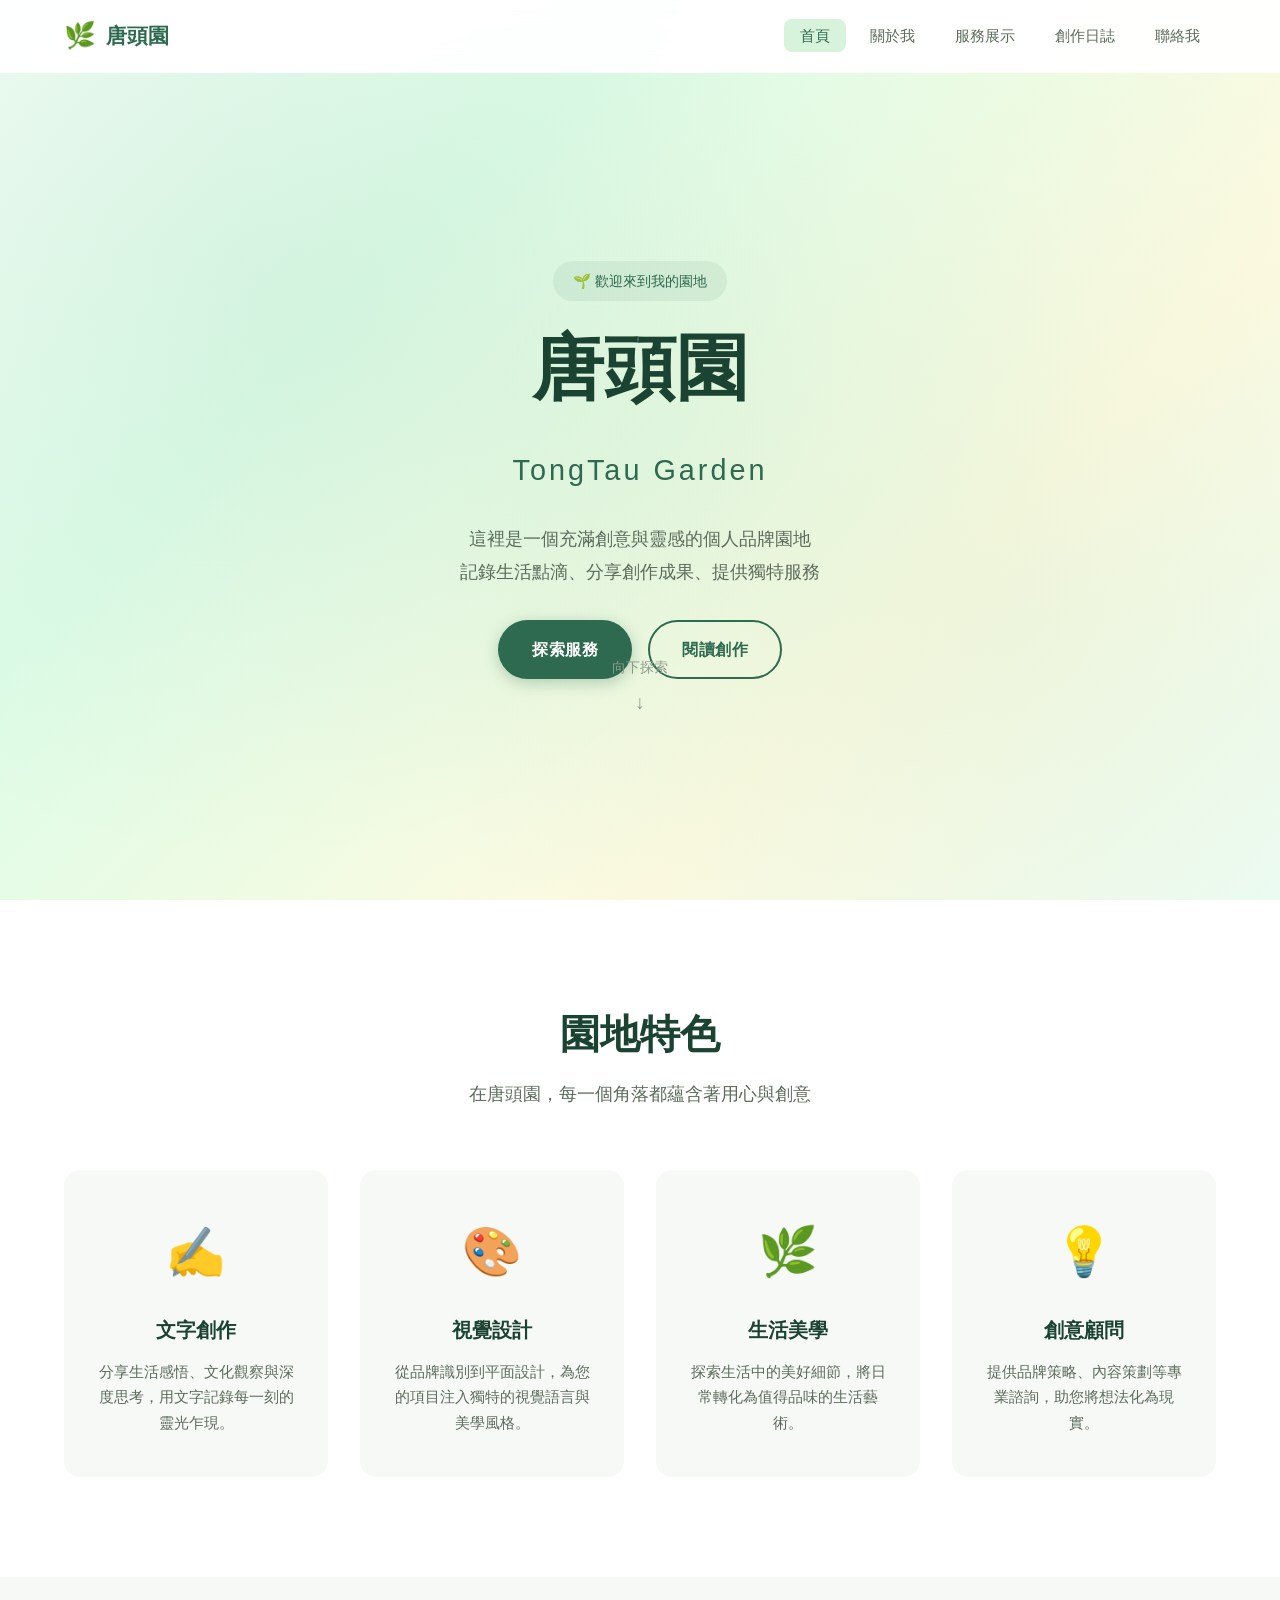
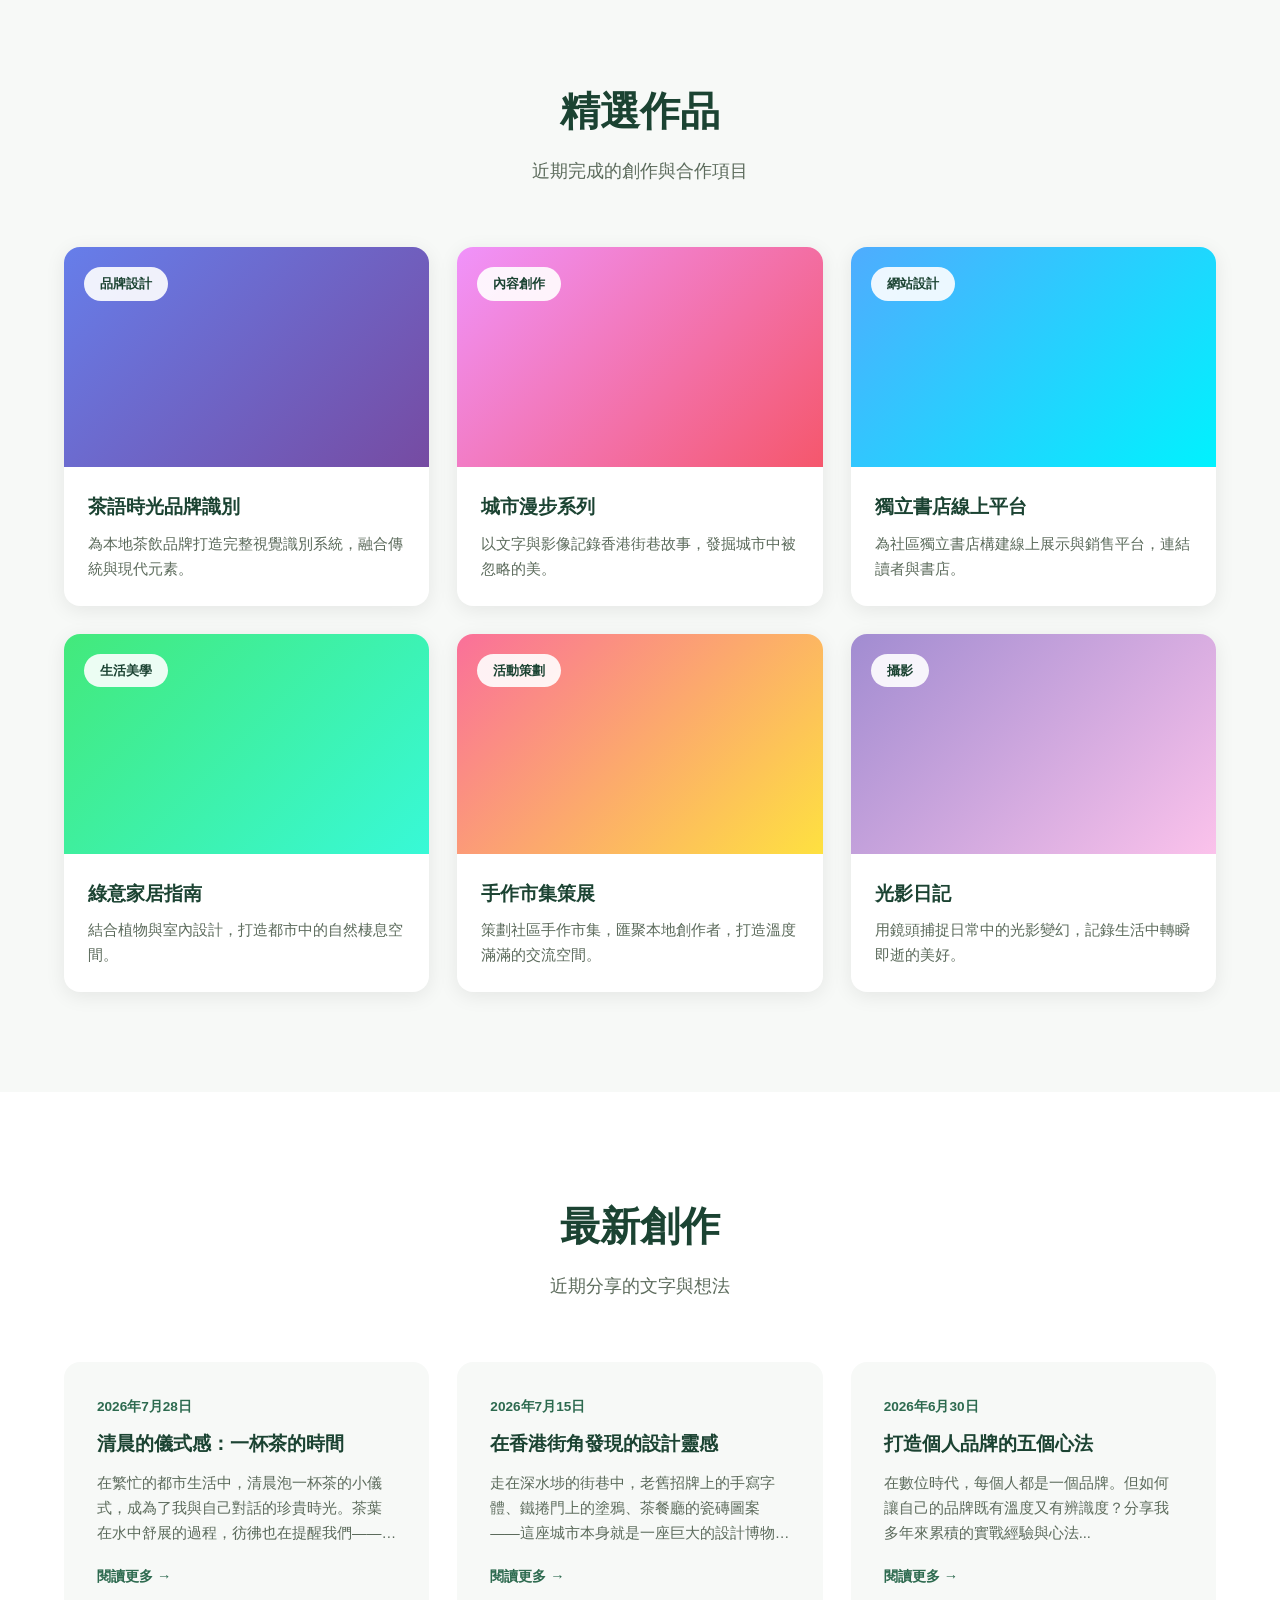
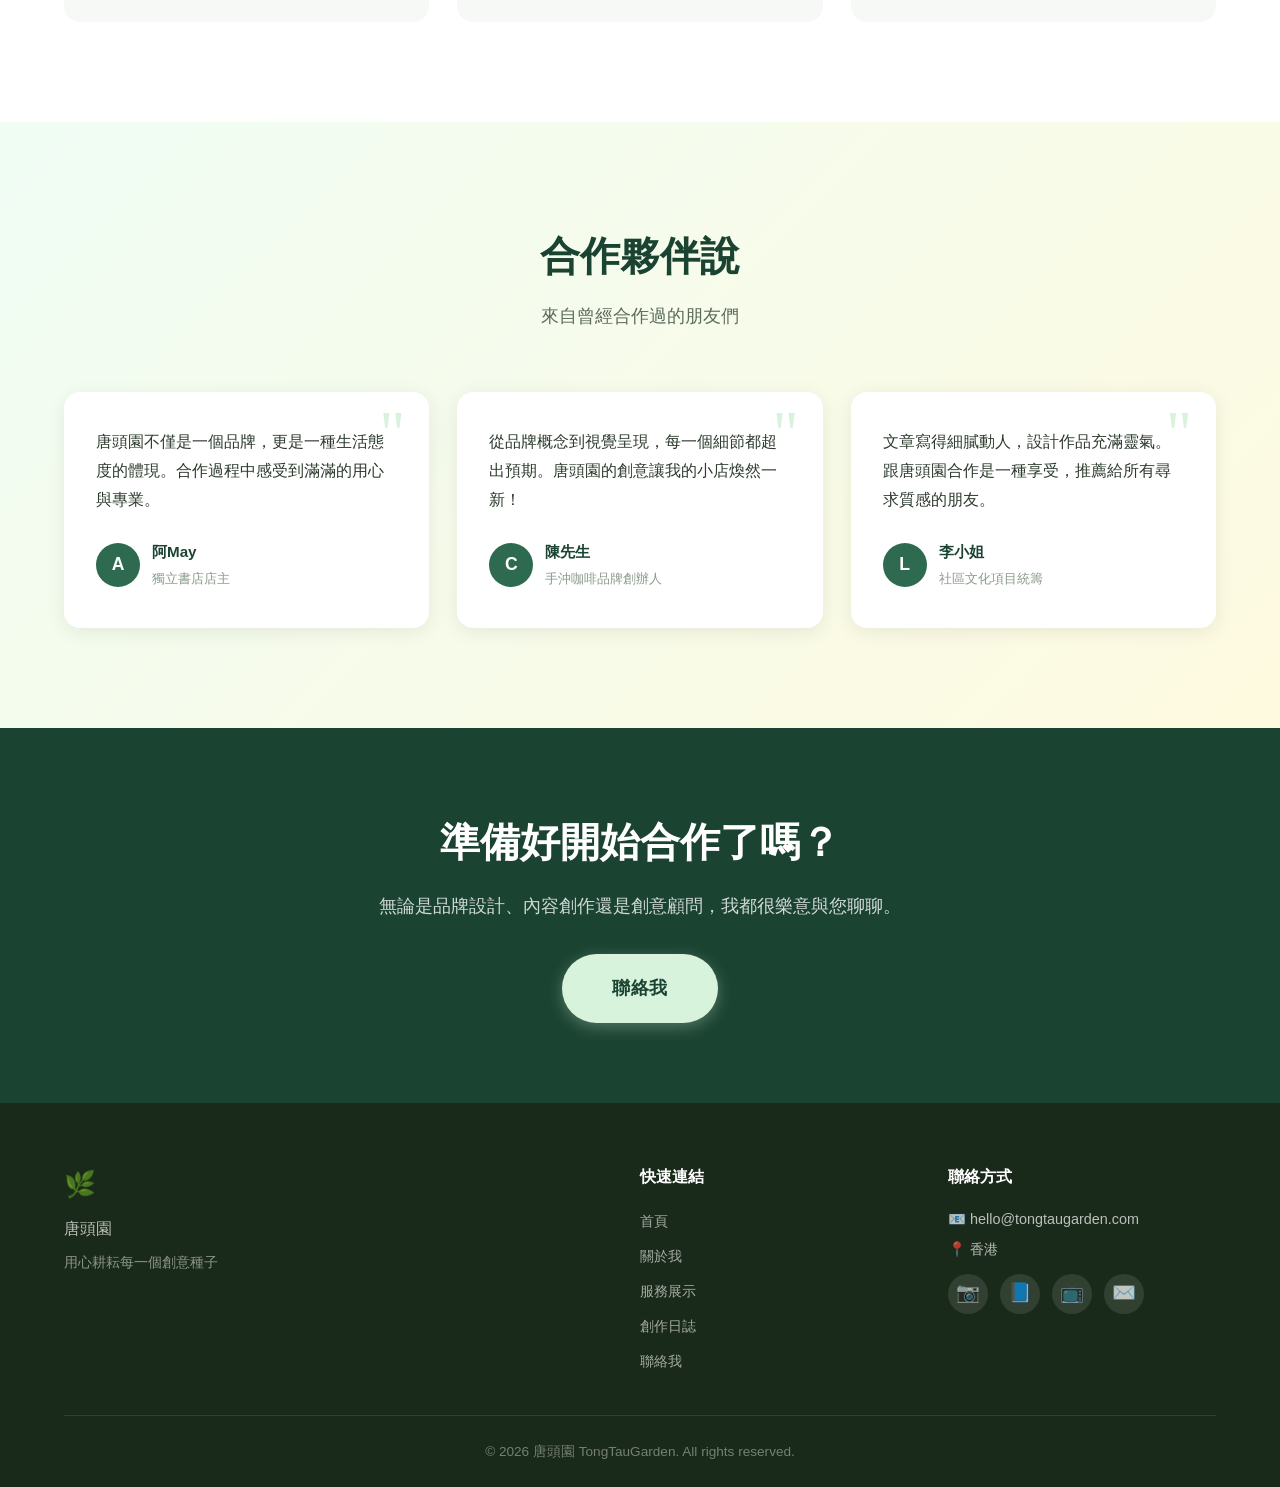
<file: index.html>
<!DOCTYPE html>
<html lang="zh-HK">
<head>
    <meta charset="UTF-8">
    <meta name="viewport" content="width=device-width, initial-scale=1.0">
    <meta name="description" content="唐頭園 - 個人品牌與創作園地，分享生活美學、創意作品與獨特服務">
    <meta name="keywords" content="唐頭園, TongTauGarden, 個人品牌, 創作, 生活美學, 香港">
    <meta name="author" content="唐頭園">
    <meta property="og:title" content="唐頭園 TongTauGarden">
    <meta property="og:description" content="個人品牌與創作園地，分享生活美學、創意作品與獨特服務">
    <meta property="og:type" content="website">
    <meta property="og:locale" content="zh_HK">
    <title>唐頭園 TongTauGarden - 個人品牌與創作園地</title>
    <link rel="stylesheet" href="styles.css">
    <link rel="icon" href="data:image/svg+xml,<svg xmlns=%22http://www.w3.org/2000/svg%22 viewBox=%220 0 100 100%22><text y=%22.9em%22 font-size=%2290%22>🌿</text></svg>">
</head>
<body>
    <!-- 導航列 -->
    <nav class="navbar" id="navbar">
        <div class="nav-container">
            <a href="index.html" class="nav-logo">
                <span class="logo-icon">🌿</span>
                <span class="logo-text">唐頭園</span>
            </a>
            <ul class="nav-menu" id="navMenu">
                <li><a href="index.html" class="nav-link active">首頁</a></li>
                <li><a href="about.html" class="nav-link">關於我</a></li>
                <li><a href="services.html" class="nav-link">服務展示</a></li>
                <li><a href="blog.html" class="nav-link">創作日誌</a></li>
                <li><a href="contact.html" class="nav-link">聯絡我</a></li>
            </ul>
            <div class="nav-toggle" id="navToggle">
                <span></span><span></span><span></span>
            </div>
        </div>
    </nav>

    <!-- Hero 區域 -->
    <section class="hero">
        <div class="hero-bg"></div>
        <div class="hero-content">
            <div class="hero-badge">🌱 歡迎來到我的園地</div>
            <h1 class="hero-title">
                唐頭園<br>
                <span class="hero-subtitle">TongTau Garden</span>
            </h1>
            <p class="hero-description">
                這裡是一個充滿創意與靈感的個人品牌園地<br>
                記錄生活點滴、分享創作成果、提供獨特服務
            </p>
            <div class="hero-buttons">
                <a href="services.html" class="btn btn-primary">探索服務</a>
                <a href="blog.html" class="btn btn-outline">閱讀創作</a>
            </div>
            <div class="hero-scroll">
                <span>向下探索</span>
                <div class="scroll-arrow">↓</div>
            </div>
        </div>
    </section>

    <!-- 特色區域 -->
    <section class="features" id="features">
        <div class="container">
            <div class="section-header">
                <h2>園地特色</h2>
                <p>在唐頭園，每一個角落都蘊含著用心與創意</p>
            </div>
            <div class="features-grid">
                <div class="feature-card">
                    <div class="feature-icon">✍️</div>
                    <h3>文字創作</h3>
                    <p>分享生活感悟、文化觀察與深度思考，用文字記錄每一刻的靈光乍現。</p>
                </div>
                <div class="feature-card">
                    <div class="feature-icon">🎨</div>
                    <h3>視覺設計</h3>
                    <p>從品牌識別到平面設計，為您的項目注入獨特的視覺語言與美學風格。</p>
                </div>
                <div class="feature-card">
                    <div class="feature-icon">🌿</div>
                    <h3>生活美學</h3>
                    <p>探索生活中的美好細節，將日常轉化為值得品味的生活藝術。</p>
                </div>
                <div class="feature-card">
                    <div class="feature-icon">💡</div>
                    <h3>創意顧問</h3>
                    <p>提供品牌策略、內容策劃等專業諮詢，助您將想法化為現實。</p>
                </div>
            </div>
        </div>
    </section>

    <!-- 精選作品 -->
    <section class="portfolio">
        <div class="container">
            <div class="section-header">
                <h2>精選作品</h2>
                <p>近期完成的創作與合作項目</p>
            </div>
            <div class="portfolio-grid">
                <div class="portfolio-item">
                    <div class="portfolio-image" style="background: linear-gradient(135deg, #667eea 0%, #764ba2 100%);">
                        <span class="portfolio-tag">品牌設計</span>
                    </div>
                    <div class="portfolio-info">
                        <h3>茶語時光品牌識別</h3>
                        <p>為本地茶飲品牌打造完整視覺識別系統，融合傳統與現代元素。</p>
                    </div>
                </div>
                <div class="portfolio-item">
                    <div class="portfolio-image" style="background: linear-gradient(135deg, #f093fb 0%, #f5576c 100%);">
                        <span class="portfolio-tag">內容創作</span>
                    </div>
                    <div class="portfolio-info">
                        <h3>城市漫步系列</h3>
                        <p>以文字與影像記錄香港街巷故事，發掘城市中被忽略的美。</p>
                    </div>
                </div>
                <div class="portfolio-item">
                    <div class="portfolio-image" style="background: linear-gradient(135deg, #4facfe 0%, #00f2fe 100%);">
                        <span class="portfolio-tag">網站設計</span>
                    </div>
                    <div class="portfolio-info">
                        <h3>獨立書店線上平台</h3>
                        <p>為社區獨立書店構建線上展示與銷售平台，連結讀者與書店。</p>
                    </div>
                </div>
                <div class="portfolio-item">
                    <div class="portfolio-image" style="background: linear-gradient(135deg, #43e97b 0%, #38f9d7 100%);">
                        <span class="portfolio-tag">生活美學</span>
                    </div>
                    <div class="portfolio-info">
                        <h3>綠意家居指南</h3>
                        <p>結合植物與室內設計，打造都市中的自然棲息空間。</p>
                    </div>
                </div>
                <div class="portfolio-item">
                    <div class="portfolio-image" style="background: linear-gradient(135deg, #fa709a 0%, #fee140 100%);">
                        <span class="portfolio-tag">活動策劃</span>
                    </div>
                    <div class="portfolio-info">
                        <h3>手作市集策展</h3>
                        <p>策劃社區手作市集，匯聚本地創作者，打造溫度滿滿的交流空間。</p>
                    </div>
                </div>
                <div class="portfolio-item">
                    <div class="portfolio-image" style="background: linear-gradient(135deg, #a18cd1 0%, #fbc2eb 100%);">
                        <span class="portfolio-tag">攝影</span>
                    </div>
                    <div class="portfolio-info">
                        <h3>光影日記</h3>
                        <p>用鏡頭捕捉日常中的光影變幻，記錄生活中轉瞬即逝的美好。</p>
                    </div>
                </div>
            </div>
            </div>
        </section>

    <!-- 最新文章 -->
    <section class="latest-posts">
        <div class="container">
            <div class="section-header">
                <h2>最新創作</h2>
                <p>近期分享的文字與想法</p>
            </div>
            <div class="posts-grid">
                <article class="post-card">
                    <div class="post-date">2026年7月28日</div>
                    <h3>清晨的儀式感：一杯茶的時間</h3>
                    <p>在繁忙的都市生活中，清晨泡一杯茶的小儀式，成為了我與自己對話的珍貴時光。茶葉在水中舒展的過程，彷彿也在提醒我們——生活需要慢慢展開...</p>
                    <a href="blog.html" class="post-link">閱讀更多 →</a>
                </article>
                <article class="post-card">
                    <div class="post-date">2026年7月15日</div>
                    <h3>在香港街角發現的設計靈感</h3>
                    <p>走在深水埗的街巷中，老舊招牌上的手寫字體、鐵捲門上的塗鴉、茶餐廳的瓷磚圖案——這座城市本身就是一座巨大的設計博物館...</p>
                    <a href="blog.html" class="post-link">閱讀更多 →</a>
                </article>
                <article class="post-card">
                    <div class="post-date">2026年6月30日</div>
                    <h3>打造個人品牌的五個心法</h3>
                    <p>在數位時代，每個人都是一個品牌。但如何讓自己的品牌既有溫度又有辨識度？分享我多年來累積的實戰經驗與心法...</p>
                    <a href="blog.html" class="post-link">閱讀更多 →</a>
                </article>
            </div>
        </div>
    </section>

    <!-- 客戶評價 -->
    <section class="testimonials">
        <div class="container">
            <div class="section-header">
                <h2>合作夥伴說</h2>
                <p>來自曾經合作過的朋友們</p>
            </div>
            <div class="testimonials-grid">
                <div class="testimonial-card">
                    <div class="testimonial-quote">"</div>
                    <p>唐頭園不僅是一個品牌，更是一種生活態度的體現。合作過程中感受到滿滿的用心與專業。</p>
                    <div class="testimonial-author">
                        <div class="author-avatar">A</div>
                        <div>
                            <strong>阿May</strong>
                            <span>獨立書店店主</span>
                        </div>
                    </div>
                </div>
                <div class="testimonial-card">
                    <div class="testimonial-quote">"</div>
                    <p>從品牌概念到視覺呈現，每一個細節都超出預期。唐頭園的創意讓我的小店煥然一新！</p>
                    <div class="testimonial-author">
                        <div class="author-avatar">C</div>
                        <div>
                            <strong>陳先生</strong>
                            <span>手沖咖啡品牌創辦人</span>
                        </div>
                    </div>
                </div>
                <div class="testimonial-card">
                    <div class="testimonial-quote">"</div>
                    <p>文章寫得細膩動人，設計作品充滿靈氣。跟唐頭園合作是一種享受，推薦給所有尋求質感的朋友。</p>
                    <div class="testimonial-author">
                        <div class="author-avatar">L</div>
                        <div>
                            <strong>李小姐</strong>
                            <span>社區文化項目統籌</span>
                        </div>
                    </div>
                </div>
            </div>
        </div>
    </section>

    <!-- CTA 區域 -->
    <section class="cta-section">
        <div class="container">
            <div class="cta-content">
                <h2>準備好開始合作了嗎？</h2>
                <p>無論是品牌設計、內容創作還是創意顧問，我都很樂意與您聊聊。</p>
                <a href="contact.html" class="btn btn-primary btn-large">聯絡我</a>
            </div>
        </div>
    </section>

    <!-- 頁腳 -->
    <footer class="footer">
        <div class="container">
            <div class="footer-content">
                <div class="footer-brand">
                    <span class="logo-icon">🌿</span>
                    <span class="logo-text">唐頭園</span>
                    <p>用心耕耘每一個創意種子</p>
                </div>
                <div class="footer-links">
                    <h4>快速連結</h4>
                    <ul>
                        <li><a href="index.html">首頁</a></li>
                        <li><a href="about.html">關於我</a></li>
                        <li><a href="services.html">服務展示</a></li>
                        <li><a href="blog.html">創作日誌</a></li>
                        <li><a href="contact.html">聯絡我</a></li>
                    </ul>
                </div>
                <div class="footer-contact">
                    <h4>聯絡方式</h4>
                    <p>📧 hello@tongtaugarden.com</p>
                    <p>📍 香港</p>
                    <div class="social-links">
                        <a href="#" aria-label="Instagram">📷</a>
                        <a href="#" aria-label="Facebook">📘</a>
                        <a href="#" aria-label="YouTube">📺</a>
                        <a href="#" aria-label="Email">✉️</a>
                    </div>
                </div>
            </div>
            <div class="footer-bottom">
                <p>&copy; 2026 唐頭園 TongTauGarden. All rights reserved.</p>
            </div>
        </div>
    </footer>

    <script src="script.js"></script>
</body>
</html>
</file>
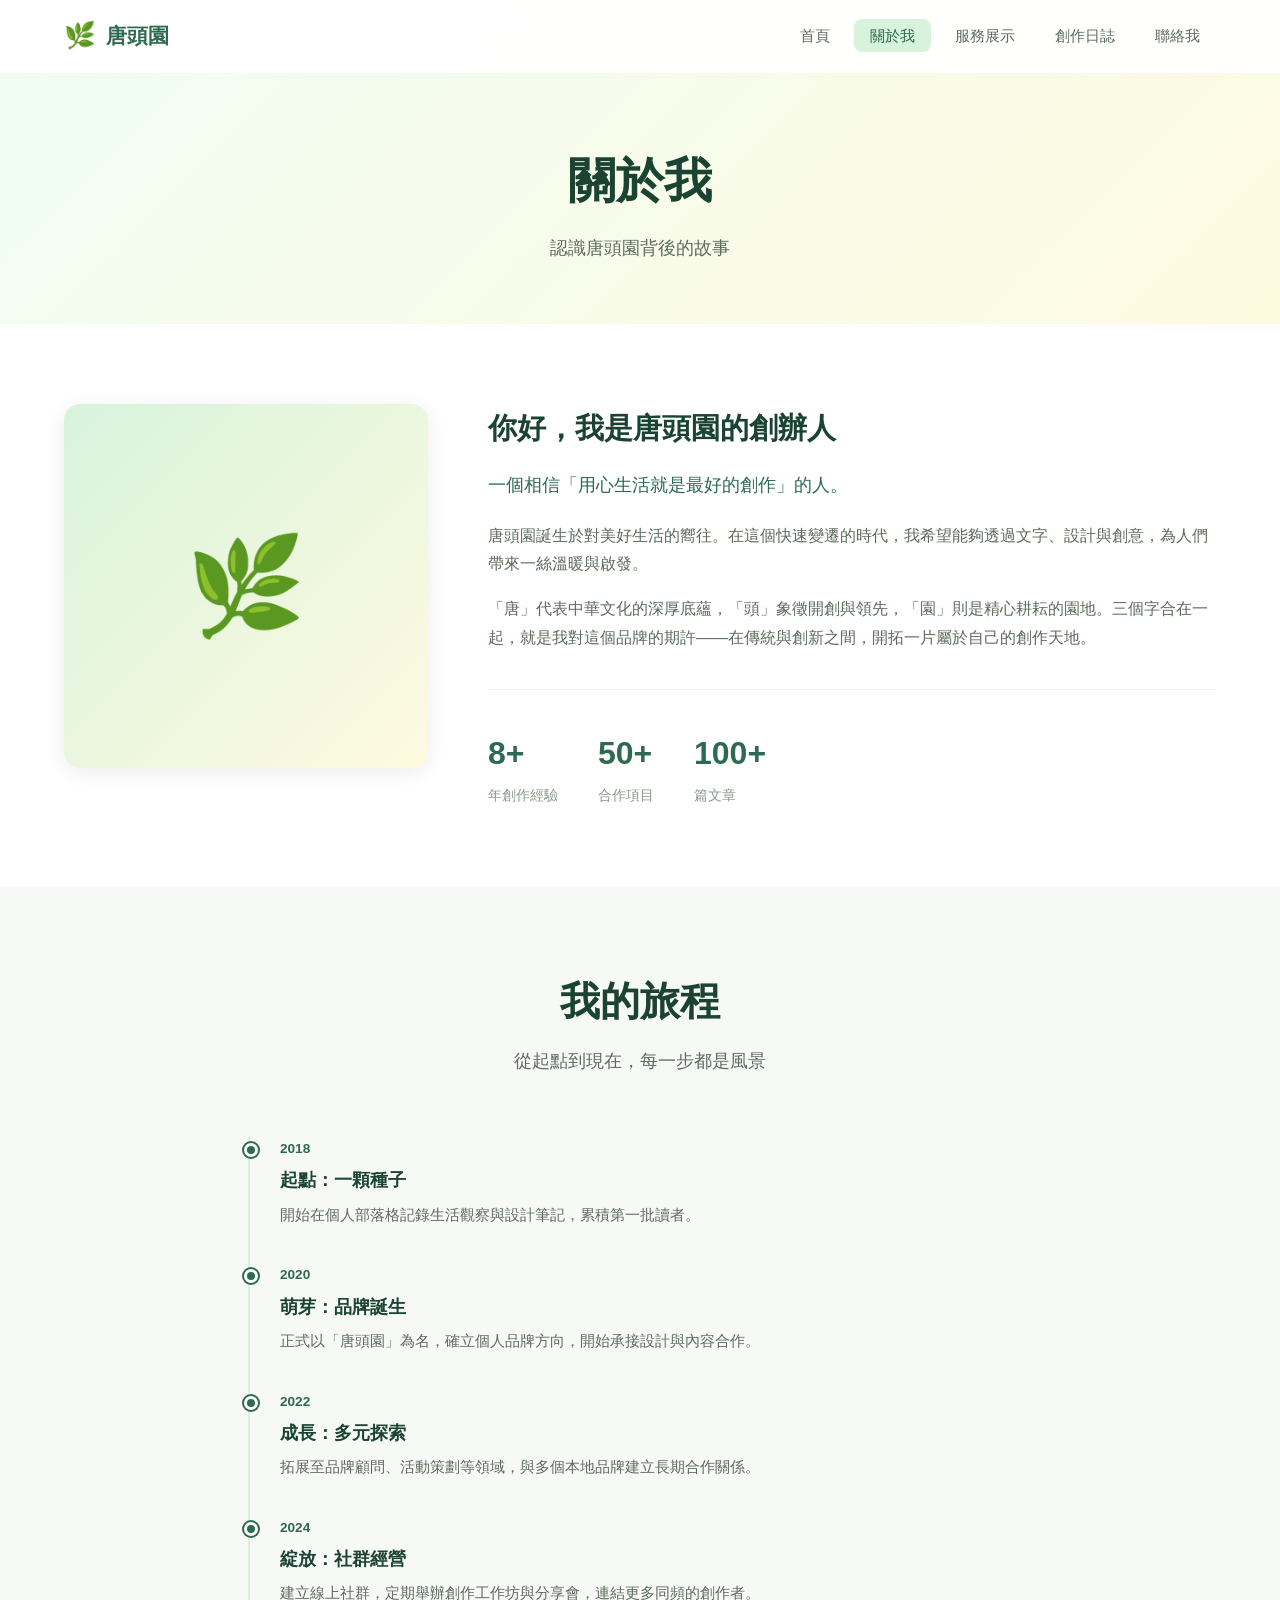
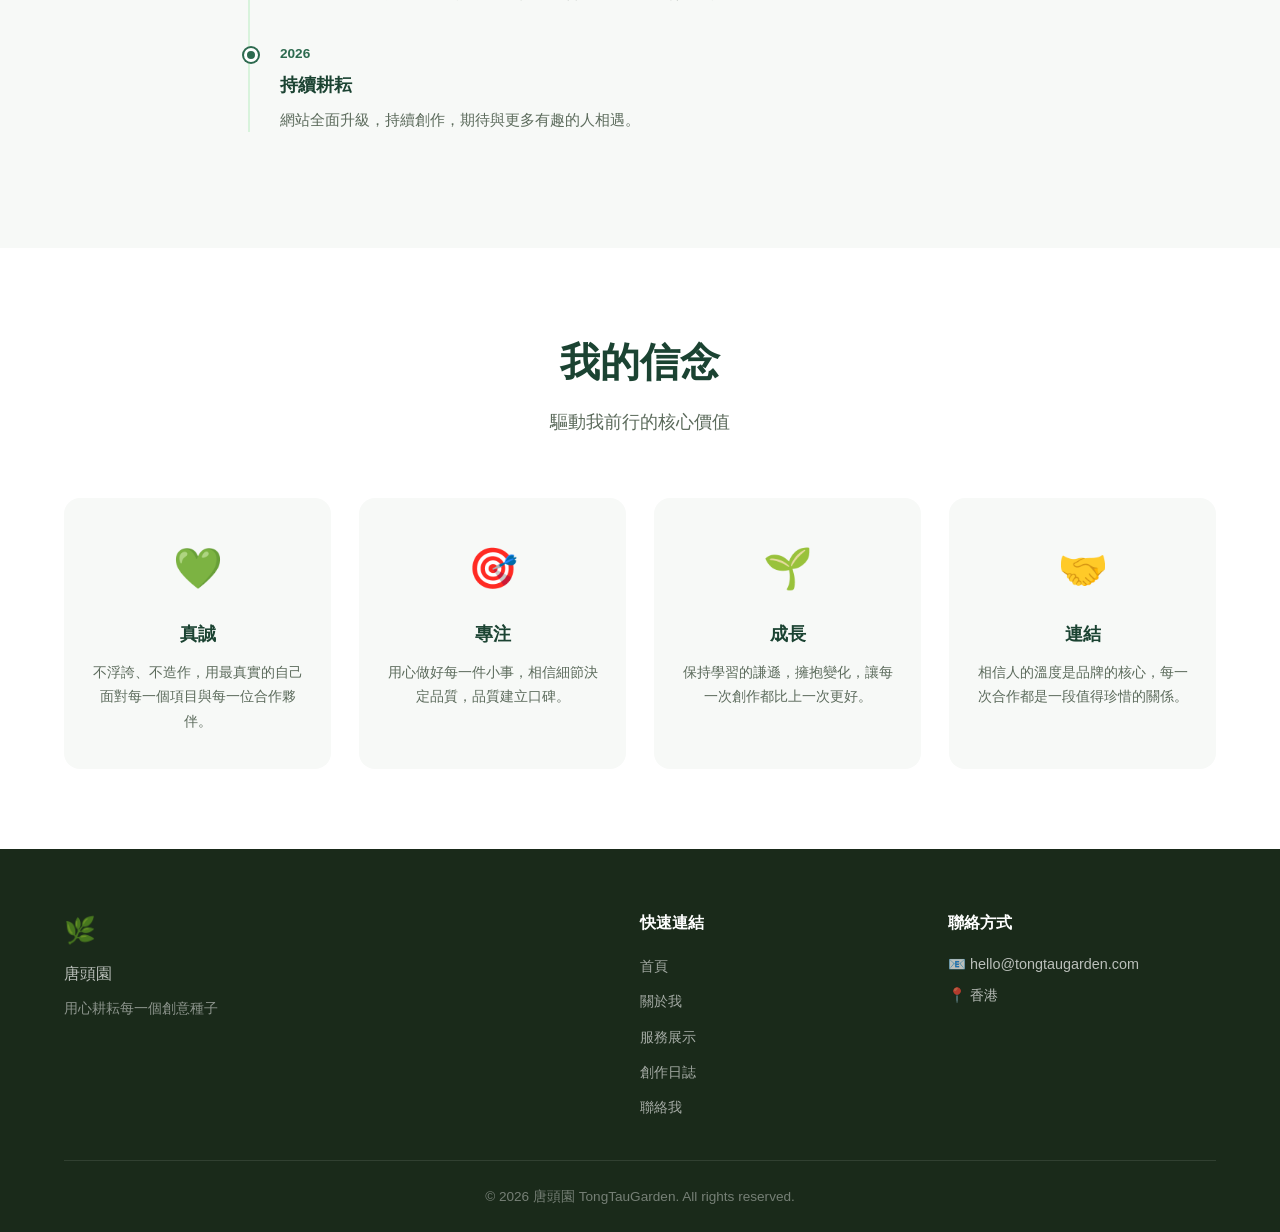
<file: about.html>
<!DOCTYPE html>
<html lang="zh-HK">
<head>
    <meta charset="UTF-8">
    <meta name="viewport" content="width=device-width, initial-scale=1.0">
    <meta name="description" content="關於唐頭園 - 個人品牌創辦人的故事、理念與經歷">
    <meta name="keywords" content="唐頭園, 關於我, 個人品牌, 創辦人, 香港">
    <title>關於我 - 唐頭園 TongTauGarden</title>
    <link rel="stylesheet" href="styles.css">
    <link rel="icon" href="data:image/svg+xml,<svg xmlns=%22http://www.w3.org/2000/svg%22 viewBox=%220 0 100 100%22><text y=%22.9em%22 font-size=%2290%22>🌿</text></svg>">
</head>
<body>
    <nav class="navbar" id="navbar">
        <div class="nav-container">
            <a href="index.html" class="nav-logo">
                <span class="logo-icon">🌿</span>
                <span class="logo-text">唐頭園</span>
            </a>
            <ul class="nav-menu" id="navMenu">
                <li><a href="index.html" class="nav-link">首頁</a></li>
                <li><a href="about.html" class="nav-link active">關於我</a></li>
                <li><a href="services.html" class="nav-link">服務展示</a></li>
                <li><a href="blog.html" class="nav-link">創作日誌</a></li>
                <li><a href="contact.html" class="nav-link">聯絡我</a></li>
            </ul>
            <div class="nav-toggle" id="navToggle">
                <span></span><span></span><span></span>
            </div>
        </div>
    </nav>

    <section class="page-hero">
        <div class="container">
            <h1>關於我</h1>
            <p>認識唐頭園背後的故事</p>
        </div>
    </section>

    <section class="about-main">
        <div class="container">
            <div class="about-grid">
                <div class="about-portrait">
                    <div class="portrait-placeholder">
                        <span>🌿</span>
                    </div>
                </div>
                <div class="about-text">
                    <h2>你好，我是唐頭園的創辦人</h2>
                    <p class="lead">一個相信「用心生活就是最好的創作」的人。</p>
                    <p>唐頭園誕生於對美好生活的嚮往。在這個快速變遷的時代，我希望能夠透過文字、設計與創意，為人們帶來一絲溫暖與啟發。</p>
                    <p>「唐」代表中華文化的深厚底蘊，「頭」象徵開創與領先，「園」則是精心耕耘的園地。三個字合在一起，就是我對這個品牌的期許——在傳統與創新之間，開拓一片屬於自己的創作天地。</p>
                    <div class="about-stats">
                        <div class="stat">
                            <span class="stat-number">8+</span>
                            <span class="stat-label">年創作經驗</span>
                        </div>
                        <div class="stat">
                            <span class="stat-number">50+</span>
                            <span class="stat-label">合作項目</span>
                        </div>
                        <div class="stat">
                            <span class="stat-number">100+</span>
                            <span class="stat-label">篇文章</span>
                        </div>
                    </div>
                </div>
            </div>
        </div>
    </section>

    <section class="journey">
        <div class="container">
            <div class="section-header">
                <h2>我的旅程</h2>
                <p>從起點到現在，每一步都是風景</p>
            </div>
            <div class="timeline">
                <div class="timeline-item">
                    <div class="timeline-year">2018</div>
                    <div class="timeline-content">
                        <h3>起點：一顆種子</h3>
                        <p>開始在個人部落格記錄生活觀察與設計筆記，累積第一批讀者。</p>
                    </div>
                </div>
                <div class="timeline-item">
                    <div class="timeline-year">2020</div>
                    <div class="timeline-content">
                        <h3>萌芽：品牌誕生</h3>
                        <p>正式以「唐頭園」為名，確立個人品牌方向，開始承接設計與內容合作。</p>
                    </div>
                </div>
                <div class="timeline-item">
                    <div class="timeline-year">2022</div>
                    <div class="timeline-content">
                        <h3>成長：多元探索</h3>
                        <p>拓展至品牌顧問、活動策劃等領域，與多個本地品牌建立長期合作關係。</p>
                    </div>
                </div>
                <div class="timeline-item">
                    <div class="timeline-year">2024</div>
                    <div class="timeline-content">
                        <h3>綻放：社群經營</h3>
                        <p>建立線上社群，定期舉辦創作工作坊與分享會，連結更多同頻的創作者。</p>
                    </div>
                </div>
                <div class="timeline-item">
                    <div class="timeline-year">2026</div>
                    <div class="timeline-content">
                        <h3>持續耕耘</h3>
                        <p>網站全面升級，持續創作，期待與更多有趣的人相遇。</p>
                    </div>
                </div>
            </div>
        </div>
    </section>

    <section class="values">
        <div class="container">
            <div class="section-header">
                <h2>我的信念</h2>
                <p>驅動我前行的核心價值</p>
            </div>
            <div class="values-grid">
                <div class="value-card">
                    <div class="value-icon">💚</div>
                    <h3>真誠</h3>
                    <p>不浮誇、不造作，用最真實的自己面對每一個項目與每一位合作夥伴。</p>
                </div>
                <div class="value-card">
                    <div class="value-icon">🎯</div>
                    <h3>專注</h3>
                    <p>用心做好每一件小事，相信細節決定品質，品質建立口碑。</p>
                </div>
                <div class="value-card">
                    <div class="value-icon">🌱</div>
                    <h3>成長</h3>
                    <p>保持學習的謙遜，擁抱變化，讓每一次創作都比上一次更好。</p>
                </div>
                <div class="value-card">
                    <div class="value-icon">🤝</div>
                    <h3>連結</h3>
                    <p>相信人的溫度是品牌的核心，每一次合作都是一段值得珍惜的關係。</p>
                </div>
            </div>
        </div>
    </section>

    <footer class="footer">
        <div class="container">
            <div class="footer-content">
                <div class="footer-brand">
                    <span class="logo-icon">🌿</span>
                    <span class="logo-text">唐頭園</span>
                    <p>用心耕耘每一個創意種子</p>
                </div>
                <div class="footer-links">
                    <h4>快速連結</h4>
                    <ul>
                        <li><a href="index.html">首頁</a></li>
                        <li><a href="about.html">關於我</a></li>
                        <li><a href="services.html">服務展示</a></li>
                        <li><a href="blog.html">創作日誌</a></li>
                        <li><a href="contact.html">聯絡我</a></li>
                    </ul>
                </div>
                <div class="footer-contact">
                    <h4>聯絡方式</h4>
                    <p>📧 hello@tongtaugarden.com</p>
                    <p>📍 香港</p>
                </div>
            </div>
            <div class="footer-bottom">
                <p>&copy; 2026 唐頭園 TongTauGarden. All rights reserved.</p>
            </div>
        </div>
    </footer>

    <script src="script.js"></script>
</body>
</html>
</file>
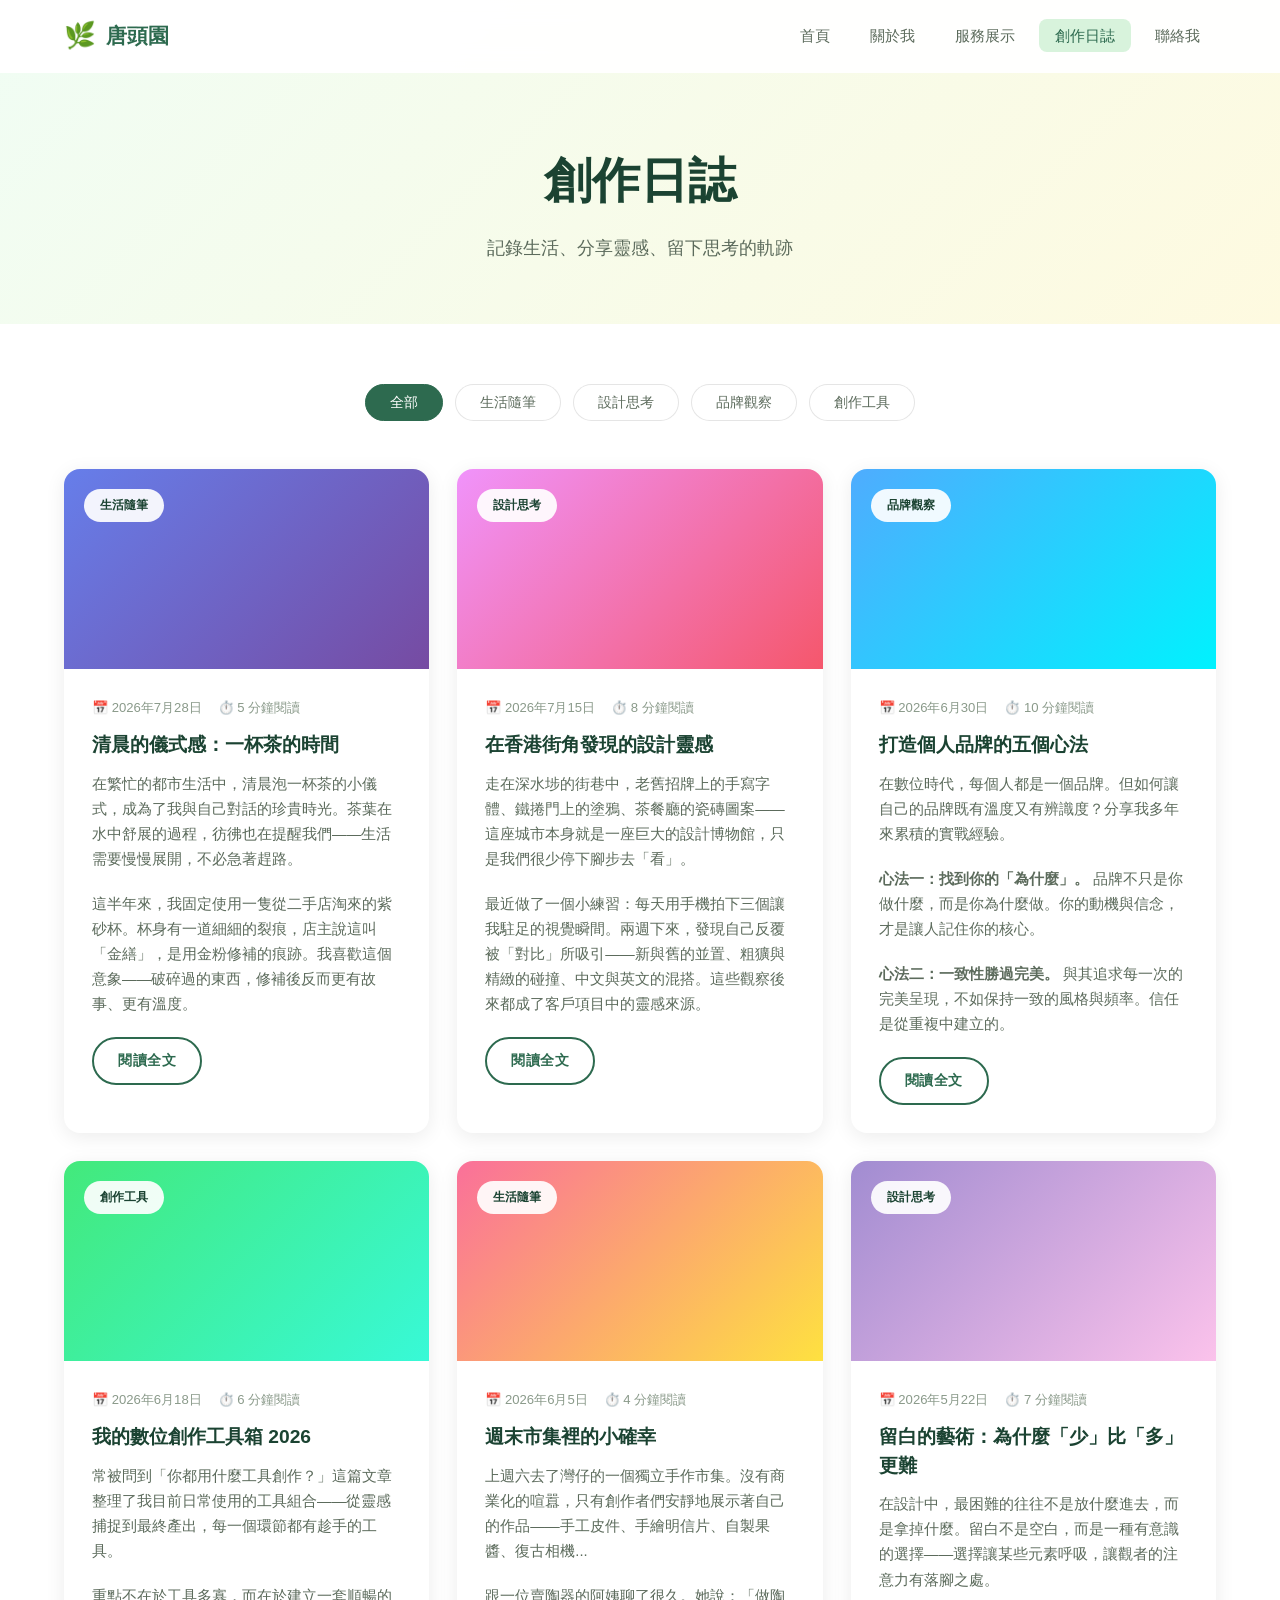
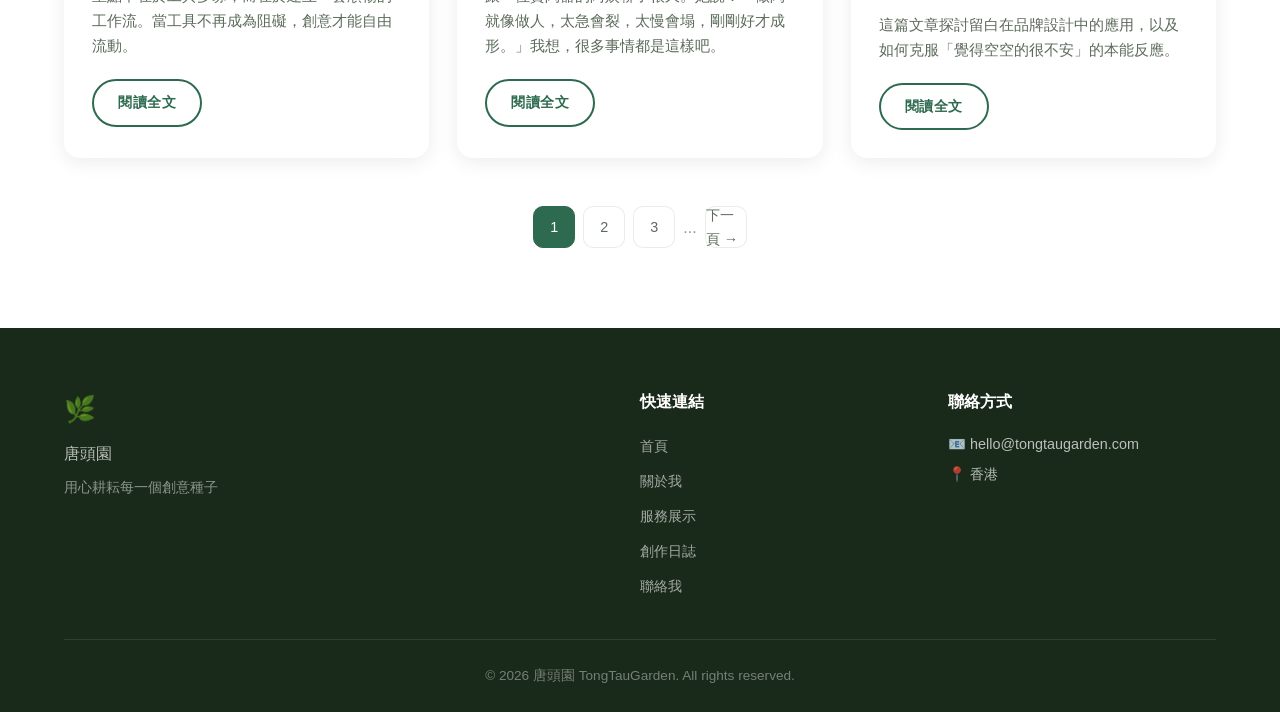
<file: blog.html>
<!DOCTYPE html>
<html lang="zh-HK">
<head>
    <meta charset="UTF-8">
    <meta name="viewport" content="width=device-width, initial-scale=1.0">
    <meta name="description" content="唐頭園創作日誌 - 分享生活感悟、創作筆記與品牌觀察">
    <meta name="keywords" content="唐頭園, 部落格, 創作, 生活美學, 品牌觀察, 香港">
    <title>創作日誌 - 唐頭園 TongTauGarden</title>
    <link rel="stylesheet" href="styles.css">
    <link rel="icon" href="data:image/svg+xml,<svg xmlns=%22http://www.w3.org/2000/svg%22 viewBox=%220 0 100 100%22><text y=%22.9em%22 font-size=%2290%22>🌿</text></svg>">
</head>
<body>
    <nav class="navbar" id="navbar">
        <div class="nav-container">
            <a href="index.html" class="nav-logo">
                <span class="logo-icon">🌿</span>
                <span class="logo-text">唐頭園</span>
            </a>
            <ul class="nav-menu" id="navMenu">
                <li><a href="index.html" class="nav-link">首頁</a></li>
                <li><a href="about.html" class="nav-link">關於我</a></li>
                <li><a href="services.html" class="nav-link">服務展示</a></li>
                <li><a href="blog.html" class="nav-link active">創作日誌</a></li>
                <li><a href="contact.html" class="nav-link">聯絡我</a></li>
            </ul>
            <div class="nav-toggle" id="navToggle">
                <span></span><span></span><span></span>
            </div>
        </div>
    </nav>

    <section class="page-hero">
        <div class="container">
            <h1>創作日誌</h1>
            <p>記錄生活、分享靈感、留下思考的軌跡</p>
        </div>
    </section>

    <section class="blog-main">
        <div class="container">
            <div class="blog-categories">
                <button class="cat-btn active">全部</button>
                <button class="cat-btn">生活隨筆</button>
                <button class="cat-btn">設計思考</button>
                <button class="cat-btn">品牌觀察</button>
                <button class="cat-btn">創作工具</button>
            </div>

            <div class="blog-grid">
                <article class="blog-card">
                    <div class="blog-image" style="background: linear-gradient(135deg, #667eea 0%, #764ba2 100%);">
                        <span class="blog-category">生活隨筆</span>
                    </div>
                    <div class="blog-body">
                        <div class="blog-meta">
                            <span>📅 2026年7月28日</span>
                            <span>⏱️ 5 分鐘閱讀</span>
                        </div>
                        <h2>清晨的儀式感：一杯茶的時間</h2>
                        <p>在繁忙的都市生活中，清晨泡一杯茶的小儀式，成為了我與自己對話的珍貴時光。茶葉在水中舒展的過程，彷彿也在提醒我們——生活需要慢慢展開，不必急著趕路。</p>
                        <p>這半年來，我固定使用一隻從二手店淘來的紫砂杯。杯身有一道細細的裂痕，店主說這叫「金繕」，是用金粉修補的痕跡。我喜歡這個意象——破碎過的東西，修補後反而更有故事、更有溫度。</p>
                        <a href="#" class="btn btn-outline btn-small">閱讀全文</a>
                    </div>
                </article>

                <article class="blog-card">
                    <div class="blog-image" style="background: linear-gradient(135deg, #f093fb 0%, #f5576c 100%);">
                        <span class="blog-category">設計思考</span>
                    </div>
                    <div class="blog-body">
                        <div class="blog-meta">
                            <span>📅 2026年7月15日</span>
                            <span>⏱️ 8 分鐘閱讀</span>
                        </div>
                        <h2>在香港街角發現的設計靈感</h2>
                        <p>走在深水埗的街巷中，老舊招牌上的手寫字體、鐵捲門上的塗鴉、茶餐廳的瓷磚圖案——這座城市本身就是一座巨大的設計博物館，只是我們很少停下腳步去「看」。</p>
                        <p>最近做了一個小練習：每天用手機拍下三個讓我駐足的視覺瞬間。兩週下來，發現自己反覆被「對比」所吸引——新與舊的並置、粗獷與精緻的碰撞、中文與英文的混搭。這些觀察後來都成了客戶項目中的靈感來源。</p>
                        <a href="#" class="btn btn-outline btn-small">閱讀全文</a>
                    </div>
                </article>

                <article class="blog-card">
                    <div class="blog-image" style="background: linear-gradient(135deg, #4facfe 0%, #00f2fe 100%);">
                        <span class="blog-category">品牌觀察</span>
                    </div>
                    <div class="blog-body">
                        <div class="blog-meta">
                            <span>📅 2026年6月30日</span>
                            <span>⏱️ 10 分鐘閱讀</span>
                        </div>
                        <h2>打造個人品牌的五個心法</h2>
                        <p>在數位時代，每個人都是一個品牌。但如何讓自己的品牌既有溫度又有辨識度？分享我多年來累積的實戰經驗。</p>
                        <p><strong>心法一：找到你的「為什麼」。</strong> 品牌不只是你做什麼，而是你為什麼做。你的動機與信念，才是讓人記住你的核心。</p>
                        <p><strong>心法二：一致性勝過完美。</strong> 與其追求每一次的完美呈現，不如保持一致的風格與頻率。信任是從重複中建立的。</p>
                        <a href="#" class="btn btn-outline btn-small">閱讀全文</a>
                    </div>
                </article>

                <article class="blog-card">
                    <div class="blog-image" style="background: linear-gradient(135deg, #43e97b 0%, #38f9d7 100%);">
                        <span class="blog-category">創作工具</span>
                    </div>
                    <div class="blog-body">
                        <div class="blog-meta">
                            <span>📅 2026年6月18日</span>
                            <span>⏱️ 6 分鐘閱讀</span>
                        </div>
                        <h2>我的數位創作工具箱 2026</h2>
                        <p>常被問到「你都用什麼工具創作？」這篇文章整理了我目前日常使用的工具組合——從靈感捕捉到最終產出，每一個環節都有趁手的工具。</p>
                        <p>重點不在於工具多寡，而在於建立一套順暢的工作流。當工具不再成為阻礙，創意才能自由流動。</p>
                        <a href="#" class="btn btn-outline btn-small">閱讀全文</a>
                    </div>
                </article>

                <article class="blog-card">
                    <div class="blog-image" style="background: linear-gradient(135deg, #fa709a 0%, #fee140 100%);">
                        <span class="blog-category">生活隨筆</span>
                    </div>
                    <div class="blog-body">
                        <div class="blog-meta">
                            <span>📅 2026年6月5日</span>
                            <span>⏱️ 4 分鐘閱讀</span>
                        </div>
                        <h2>週末市集裡的小確幸</h2>
                        <p>上週六去了灣仔的一個獨立手作市集。沒有商業化的喧囂，只有創作者們安靜地展示著自己的作品——手工皮件、手繪明信片、自製果醬、復古相機...</p>
                        <p>跟一位賣陶器的阿姨聊了很久。她說：「做陶就像做人，太急會裂，太慢會塌，剛剛好才成形。」我想，很多事情都是這樣吧。</p>
                        <a href="#" class="btn btn-outline btn-small">閱讀全文</a>
                    </div>
                </article>

                <article class="blog-card">
                    <div class="blog-image" style="background: linear-gradient(135deg, #a18cd1 0%, #fbc2eb 100%);">
                        <span class="blog-category">設計思考</span>
                    </div>
                    <div class="blog-body">
                        <div class="blog-meta">
                            <span>📅 2026年5月22日</span>
                            <span>⏱️ 7 分鐘閱讀</span>
                        </div>
                        <h2>留白的藝術：為什麼「少」比「多」更難</h2>
                        <p>在設計中，最困難的往往不是放什麼進去，而是拿掉什麼。留白不是空白，而是一種有意識的選擇——選擇讓某些元素呼吸，讓觀者的注意力有落腳之處。</p>
                        <p>這篇文章探討留白在品牌設計中的應用，以及如何克服「覺得空空的很不安」的本能反應。</p>
                        <a href="#" class="btn btn-outline btn-small">閱讀全文</a>
                    </div>
                </article>
            </div>

            <div class="pagination">
                <a href="#" class="page-link active">1</a>
                <a href="#" class="page-link">2</a>
                <a href="#" class="page-link">3</a>
                <span class="page-ellipsis">...</span>
                <a href="#" class="page-link">下一頁 →</a>
            </div>
        </div>
    </section>

    <footer class="footer">
        <div class="container">
            <div class="footer-content">
                <div class="footer-brand">
                    <span class="logo-icon">🌿</span>
                    <span class="logo-text">唐頭園</span>
                    <p>用心耕耘每一個創意種子</p>
                </div>
                <div class="footer-links">
                    <h4>快速連結</h4>
                    <ul>
                        <li><a href="index.html">首頁</a></li>
                        <li><a href="about.html">關於我</a></li>
                        <li><a href="services.html">服務展示</a></li>
                        <li><a href="blog.html">創作日誌</a></li>
                        <li><a href="contact.html">聯絡我</a></li>
                    </ul>
                </div>
                <div class="footer-contact">
                    <h4>聯絡方式</h4>
                    <p>📧 hello@tongtaugarden.com</p>
                    <p>📍 香港</p>
                </div>
            </div>
            <div class="footer-bottom">
                <p>&copy; 2026 唐頭園 TongTauGarden. All rights reserved.</p>
            </div>
        </div>
    </footer>

    <script src="script.js"></script>
</body>
</html>
</file>
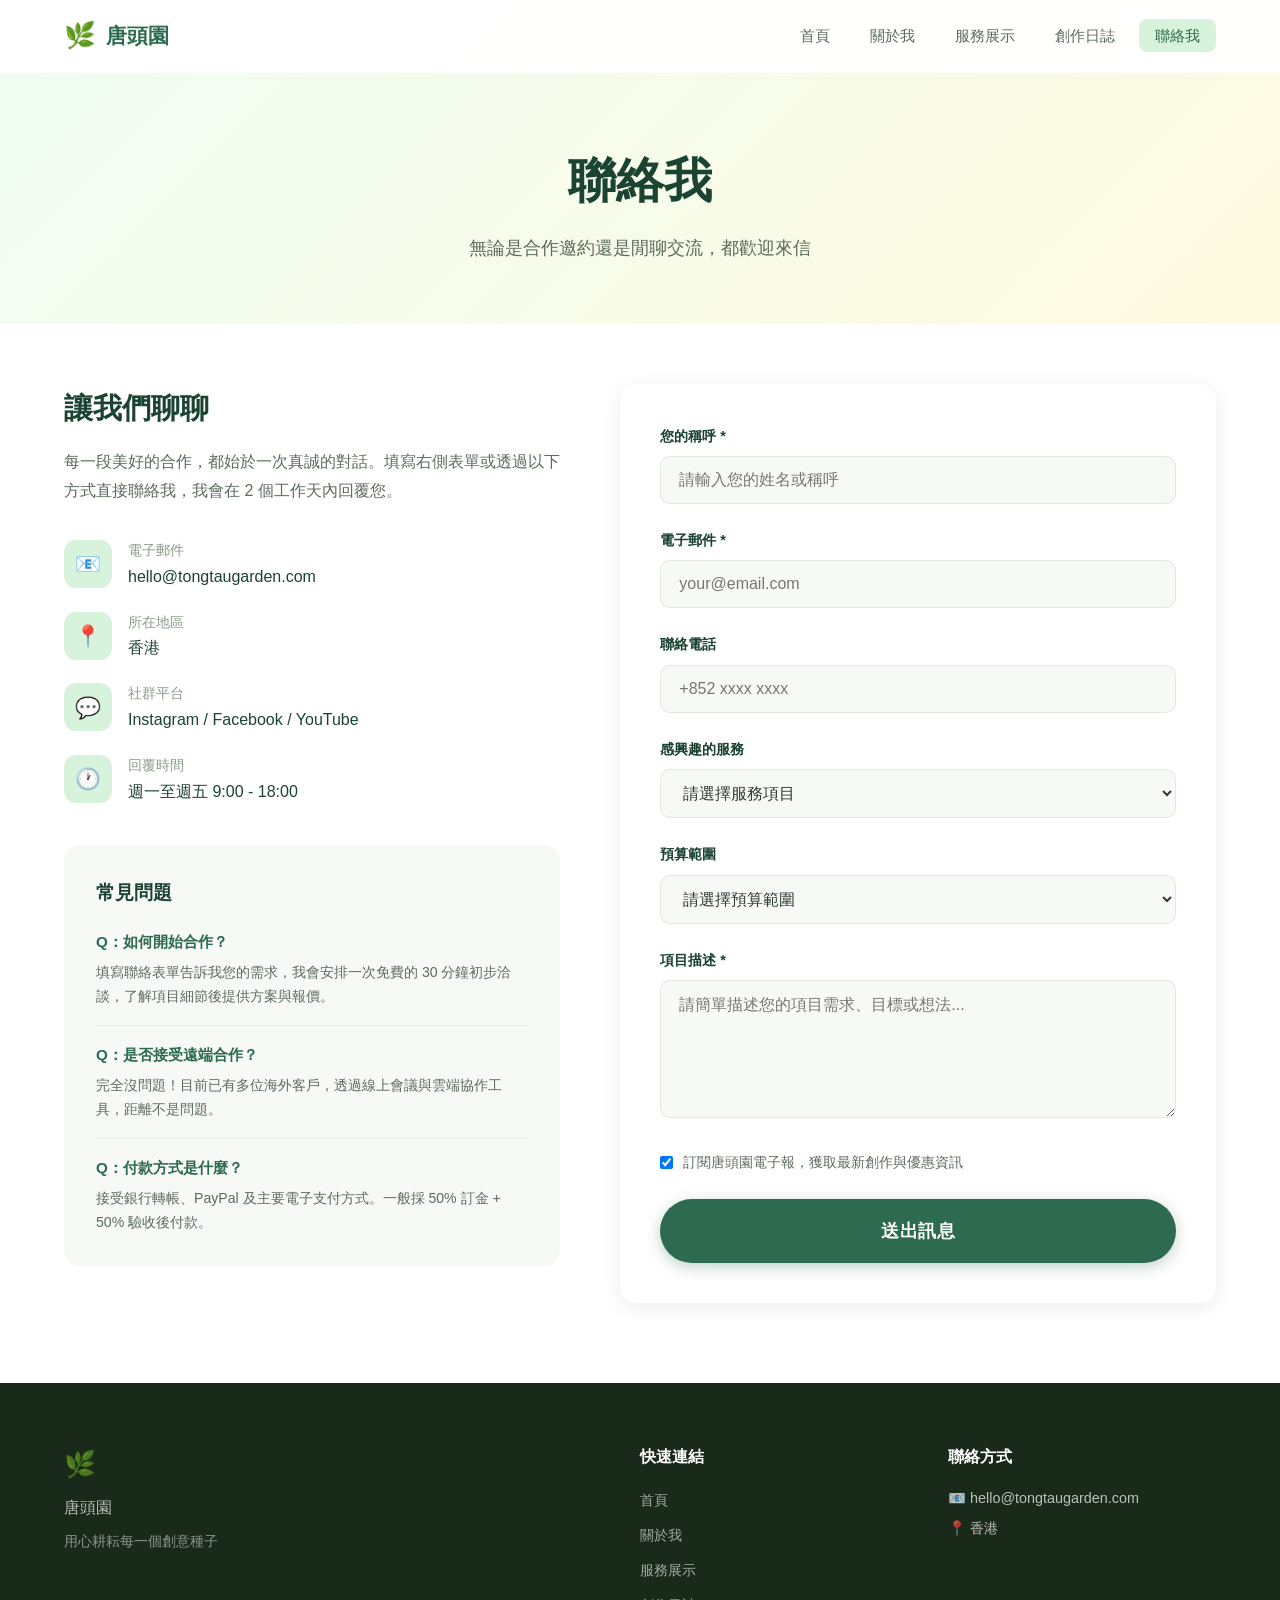
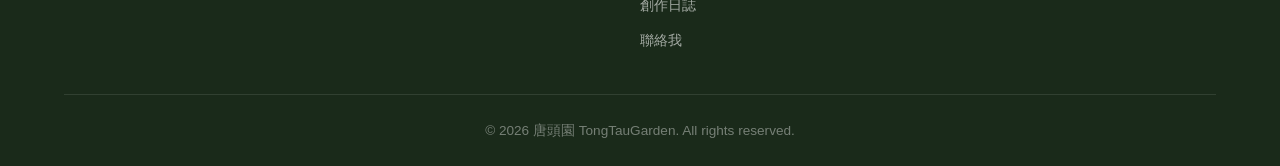
<file: contact.html>
<!DOCTYPE html>
<html lang="zh-HK">
<head>
    <meta charset="UTF-8">
    <meta name="viewport" content="width=device-width, initial-scale=1.0">
    <meta name="description" content="聯絡唐頭園 - 歡迎來信或填寫表單，一起展開創意合作">
    <meta name="keywords" content="唐頭園, 聯絡, 合作, 諮詢, 香港">
    <title>聯絡我 - 唐頭園 TongTauGarden</title>
    <link rel="stylesheet" href="styles.css">
    <link rel="icon" href="data:image/svg+xml,<svg xmlns=%22http://www.w3.org/2000/svg%22 viewBox=%220 0 100 100%22><text y=%22.9em%22 font-size=%2290%22>🌿</text></svg>">
</head>
<body>
    <nav class="navbar" id="navbar">
        <div class="nav-container">
            <a href="index.html" class="nav-logo">
                <span class="logo-icon">🌿</span>
                <span class="logo-text">唐頭園</span>
            </a>
            <ul class="nav-menu" id="navMenu">
                <li><a href="index.html" class="nav-link">首頁</a></li>
                <li><a href="about.html" class="nav-link">關於我</a></li>
                <li><a href="services.html" class="nav-link">服務展示</a></li>
                <li><a href="blog.html" class="nav-link">創作日誌</a></li>
                <li><a href="contact.html" class="nav-link active">聯絡我</a></li>
            </ul>
            <div class="nav-toggle" id="navToggle">
                <span></span><span></span><span></span>
            </div>
        </div>
    </nav>

    <section class="page-hero">
        <div class="container">
            <h1>聯絡我</h1>
            <p>無論是合作邀約還是閒聊交流，都歡迎來信</p>
        </div>
    </section>

    <section class="contact-main">
        <div class="container">
            <div class="contact-grid">
                <div class="contact-info">
                    <h2>讓我們聊聊</h2>
                    <p class="contact-intro">每一段美好的合作，都始於一次真誠的對話。填寫右側表單或透過以下方式直接聯絡我，我會在 2 個工作天內回覆您。</p>

                    <div class="contact-methods">
                        <div class="contact-method">
                            <div class="method-icon">📧</div>
                            <div>
                                <h4>電子郵件</h4>
                                <p>hello@tongtaugarden.com</p>
                            </div>
                        </div>
                        <div class="contact-method">
                            <div class="method-icon">📍</div>
                            <div>
                                <h4>所在地區</h4>
                                <p>香港</p>
                            </div>
                        </div>
                        <div class="contact-method">
                            <div class="method-icon">💬</div>
                            <div>
                                <h4>社群平台</h4>
                                <p>Instagram / Facebook / YouTube</p>
                            </div>
                        </div>
                        <div class="contact-method">
                            <div class="method-icon">🕐</div>
                            <div>
                                <h4>回覆時間</h4>
                                <p>週一至週五 9:00 - 18:00</p>
                            </div>
                        </div>
                    </div>

                    <div class="contact-faq">
                        <h3>常見問題</h3>
                        <div class="faq-item">
                            <h4>Q：如何開始合作？</h4>
                            <p>填寫聯絡表單告訴我您的需求，我會安排一次免費的 30 分鐘初步洽談，了解項目細節後提供方案與報價。</p>
                        </div>
                        <div class="faq-item">
                            <h4>Q：是否接受遠端合作？</h4>
                            <p>完全沒問題！目前已有多位海外客戶，透過線上會議與雲端協作工具，距離不是問題。</p>
                        </div>
                        <div class="faq-item">
                            <h4>Q：付款方式是什麼？</h4>
                            <p>接受銀行轉帳、PayPal 及主要電子支付方式。一般採 50% 訂金 + 50% 驗收後付款。</p>
                        </div>
                    </div>
                </div>

                <div class="contact-form-wrapper">
                    <form class="contact-form" id="contactForm">
                        <div class="form-group">
                            <label for="name">您的稱呼 *</label>
                            <input type="text" id="name" name="name" placeholder="請輸入您的姓名或稱呼" required>
                        </div>
                        <div class="form-group">
                            <label for="email">電子郵件 *</label>
                            <input type="email" id="email" name="email" placeholder="your@email.com" required>
                        </div>
                        <div class="form-group">
                            <label for="phone">聯絡電話</label>
                            <input type="tel" id="phone" name="phone" placeholder="+852 xxxx xxxx">
                        </div>
                        <div class="form-group">
                            <label for="service">感興趣的服務</label>
                            <select id="service" name="service">
                                <option value="">請選擇服務項目</option>
                                <option value="brand">品牌設計</option>
                                <option value="content">內容創作</option>
                                <option value="consulting">創意顧問</option>
                                <option value="photography">視覺攝影</option>
                                <option value="website">網站建置</option>
                                <option value="event">活動策劃</option>
                                <option value="other">其他</option>
                            </select>
                        </div>
                        <div class="form-group">
                            <label for="budget">預算範圍</label>
                            <select id="budget" name="budget">
                                <option value="">請選擇預算範圍</option>
                                <option value="3k-5k">HK$ 3,000 - 5,000</option>
                                <option value="5k-10k">HK$ 5,000 - 10,000</option>
                                <option value="10k-20k">HK$ 10,000 - 20,000</option>
                                <option value="20k+">HK$ 20,000 以上</option>
                                <option value="undecided">尚未確定</option>
                            </select>
                        </div>
                        <div class="form-group">
                            <label for="message">項目描述 *</label>
                            <textarea id="message" name="message" rows="6" placeholder="請簡單描述您的項目需求、目標或想法..." required></textarea>
                        </div>
                        <div class="form-group checkbox-group">
                            <input type="checkbox" id="newsletter" name="newsletter" checked>
                            <label for="newsletter">訂閱唐頭園電子報，獲取最新創作與優惠資訊</label>
                        </div>
                        <button type="submit" class="btn btn-primary btn-large btn-full">送出訊息</button>
                    </form>
                    <div class="form-success" id="formSuccess" style="display: none;">
                        <div class="success-icon">✅</div>
                        <h3>訊息已送出！</h3>
                        <p>感謝您的來信，我會在 2 個工作天內回覆您。</p>
                    </div>
                </div>
            </div>
        </div>
    </section>

    <footer class="footer">
        <div class="container">
            <div class="footer-content">
                <div class="footer-brand">
                    <span class="logo-icon">🌿</span>
                    <span class="logo-text">唐頭園</span>
                    <p>用心耕耘每一個創意種子</p>
                </div>
                <div class="footer-links">
                    <h4>快速連結</h4>
                    <ul>
                        <li><a href="index.html">首頁</a></li>
                        <li><a href="about.html">關於我</a></li>
                        <li><a href="services.html">服務展示</a></li>
                        <li><a href="blog.html">創作日誌</a></li>
                        <li><a href="contact.html">聯絡我</a></li>
                    </ul>
                </div>
                <div class="footer-contact">
                    <h4>聯絡方式</h4>
                    <p>📧 hello@tongtaugarden.com</p>
                    <p>📍 香港</p>
                </div>
            </div>
            <div class="footer-bottom">
                <p>&copy; 2026 唐頭園 TongTauGarden. All rights reserved.</p>
            </div>
        </div>
    </footer>

    <script src="script.js"></script>
</body>
</html>
</file>
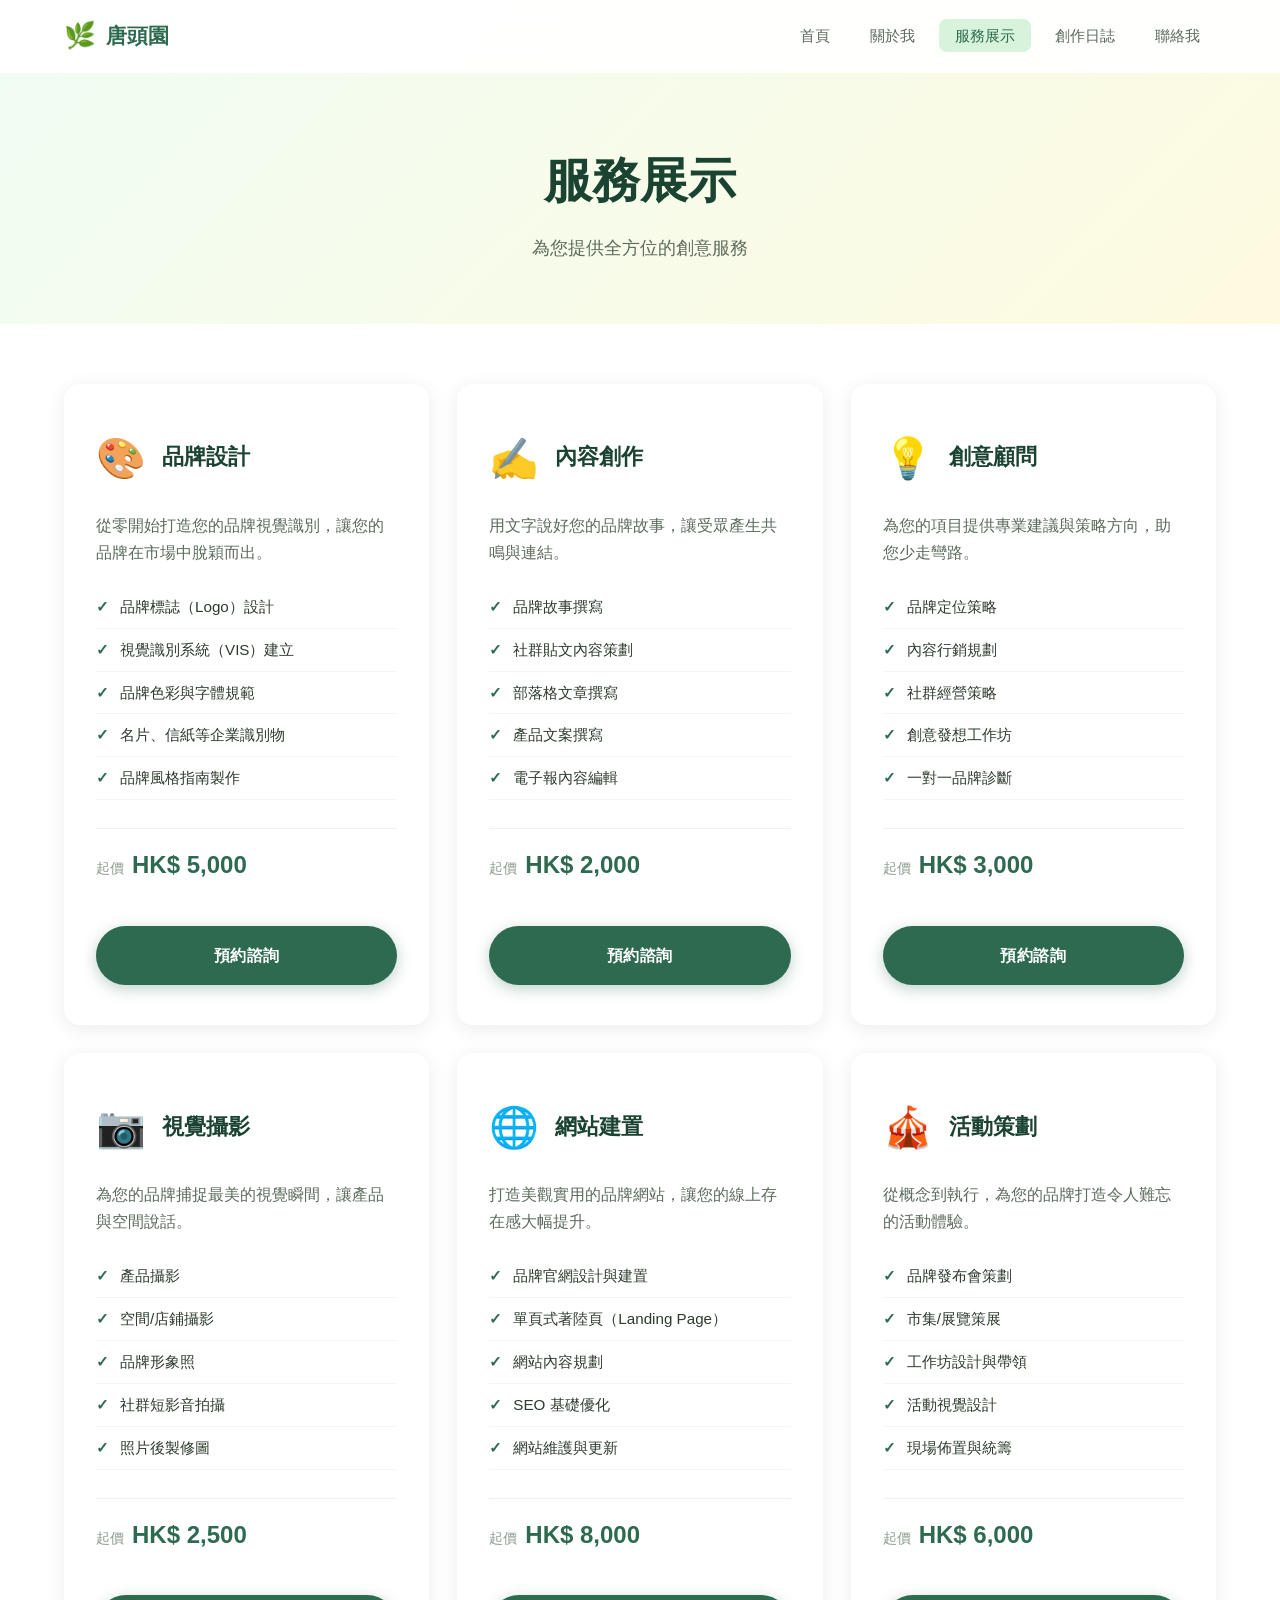
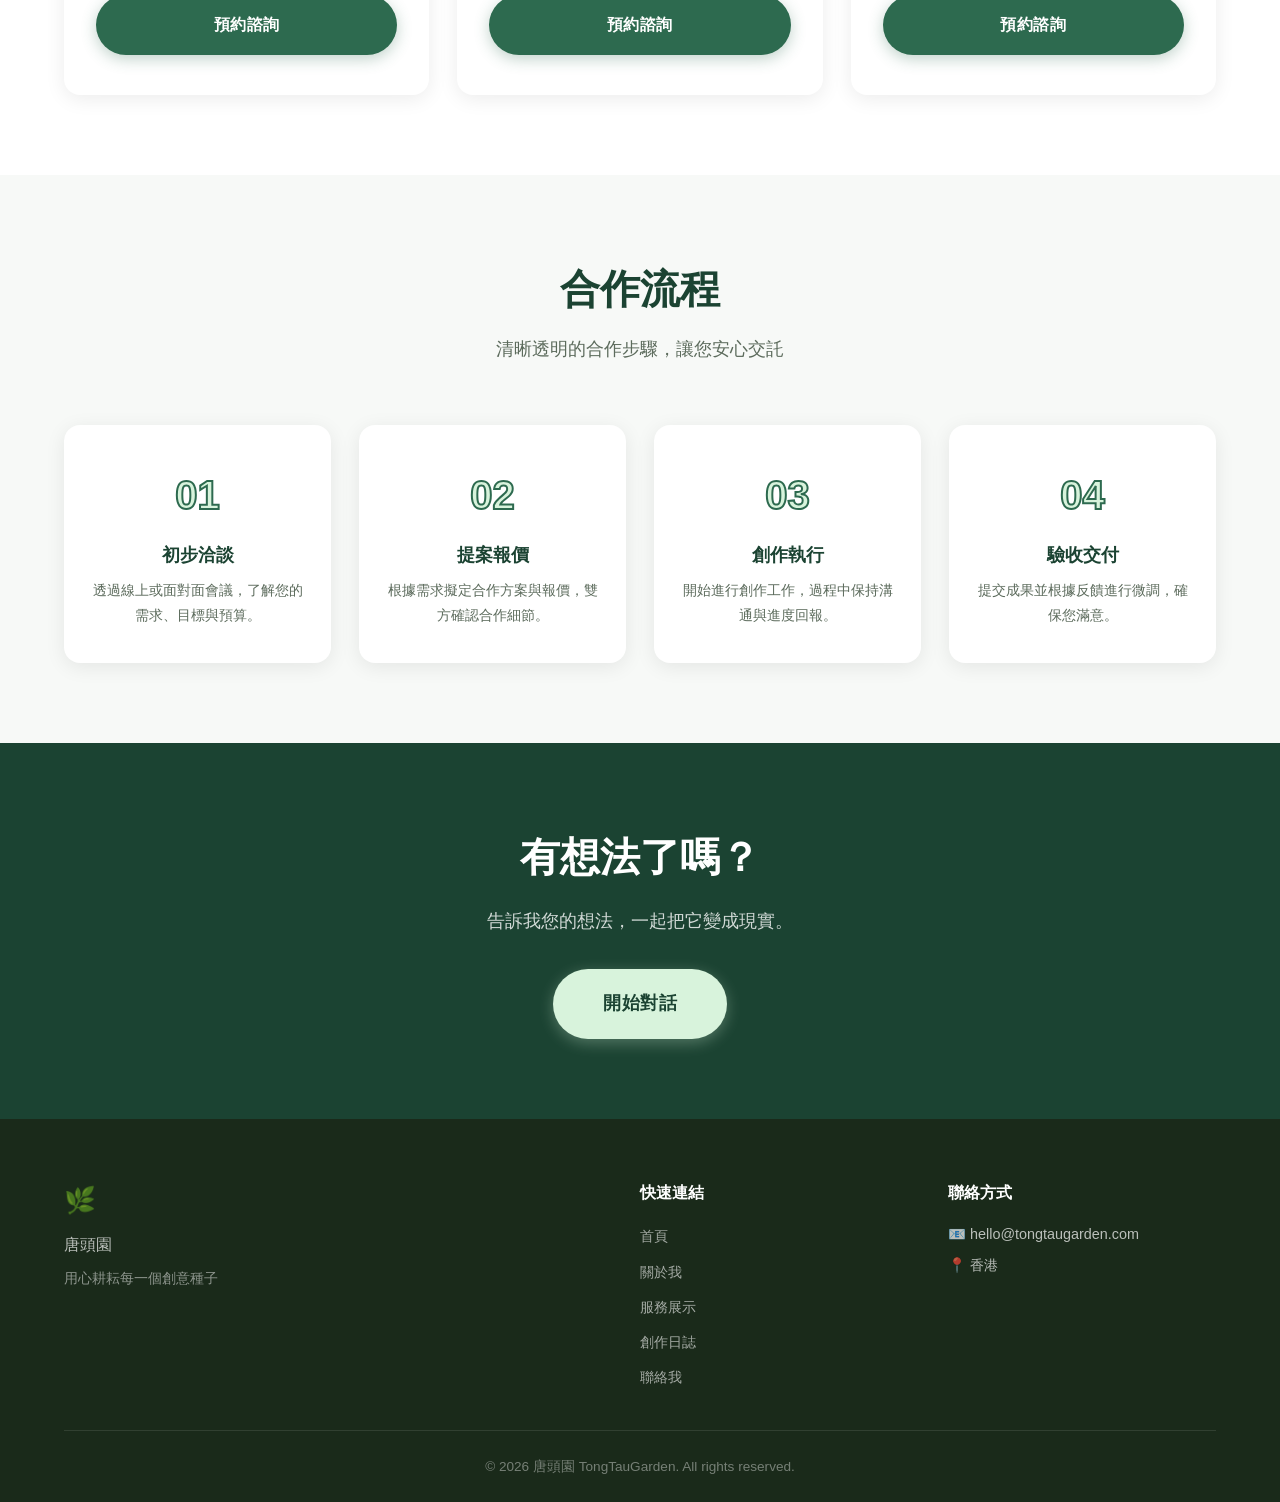
<file: services.html>
<!DOCTYPE html>
<html lang="zh-HK">
<head>
    <meta charset="UTF-8">
    <meta name="viewport" content="width=device-width, initial-scale=1.0">
    <meta name="description" content="唐頭園服務展示 - 品牌設計、內容創作、創意顧問等專業服務">
    <meta name="keywords" content="唐頭園, 服務, 品牌設計, 內容創作, 創意顧問, 香港">
    <title>服務展示 - 唐頭園 TongTauGarden</title>
    <link rel="stylesheet" href="styles.css">
    <link rel="icon" href="data:image/svg+xml,<svg xmlns=%22http://www.w3.org/2000/svg%22 viewBox=%220 0 100 100%22><text y=%22.9em%22 font-size=%2290%22>🌿</text></svg>">
</head>
<body>
    <nav class="navbar" id="navbar">
        <div class="nav-container">
            <a href="index.html" class="nav-logo">
                <span class="logo-icon">🌿</span>
                <span class="logo-text">唐頭園</span>
            </a>
            <ul class="nav-menu" id="navMenu">
                <li><a href="index.html" class="nav-link">首頁</a></li>
                <li><a href="about.html" class="nav-link">關於我</a></li>
                <li><a href="services.html" class="nav-link active">服務展示</a></li>
                <li><a href="blog.html" class="nav-link">創作日誌</a></li>
                <li><a href="contact.html" class="nav-link">聯絡我</a></li>
            </ul>
            <div class="nav-toggle" id="navToggle">
                <span></span><span></span><span></span>
            </div>
        </div>
    </nav>

    <section class="page-hero">
        <div class="container">
            <h1>服務展示</h1>
            <p>為您提供全方位的創意服務</p>
        </div>
    </section>

    <section class="services-main">
        <div class="container">
            <div class="services-grid">
                <div class="service-detail-card">
                    <div class="service-header">
                        <div class="service-icon-large">🎨</div>
                        <h2>品牌設計</h2>
                    </div>
                    <p class="service-intro">從零開始打造您的品牌視覺識別，讓您的品牌在市場中脫穎而出。</p>
                    <ul class="service-items">
                        <li>品牌標誌（Logo）設計</li>
                        <li>視覺識別系統（VIS）建立</li>
                        <li>品牌色彩與字體規範</li>
                        <li>名片、信紙等企業識別物</li>
                        <li>品牌風格指南製作</li>
                    </ul>
                    <div class="service-price">
                        <span class="price-label">起價</span>
                        <span class="price-amount">HK$ 5,000</span>
                    </div>
                    <a href="contact.html" class="btn btn-primary">預約諮詢</a>
                </div>

                <div class="service-detail-card">
                    <div class="service-header">
                        <div class="service-icon-large">✍️</div>
                        <h2>內容創作</h2>
                    </div>
                    <p class="service-intro">用文字說好您的品牌故事，讓受眾產生共鳴與連結。</p>
                    <ul class="service-items">
                        <li>品牌故事撰寫</li>
                        <li>社群貼文內容策劃</li>
                        <li>部落格文章撰寫</li>
                        <li>產品文案撰寫</li>
                        <li>電子報內容編輯</li>
                    </ul>
                    <div class="service-price">
                        <span class="price-label">起價</span>
                        <span class="price-amount">HK$ 2,000</span>
                    </div>
                    <a href="contact.html" class="btn btn-primary">預約諮詢</a>
                </div>

                <div class="service-detail-card">
                    <div class="service-header">
                        <div class="service-icon-large">💡</div>
                        <h2>創意顧問</h2>
                    </div>
                    <p class="service-intro">為您的項目提供專業建議與策略方向，助您少走彎路。</p>
                    <ul class="service-items">
                        <li>品牌定位策略</li>
                        <li>內容行銷規劃</li>
                        <li>社群經營策略</li>
                        <li>創意發想工作坊</li>
                        <li>一對一品牌診斷</li>
                    </ul>
                    <div class="service-price">
                        <span class="price-label">起價</span>
                        <span class="price-amount">HK$ 3,000</span>
                    </div>
                    <a href="contact.html" class="btn btn-primary">預約諮詢</a>
                </div>

                <div class="service-detail-card">
                    <div class="service-header">
                        <div class="service-icon-large">📷</div>
                        <h2>視覺攝影</h2>
                    </div>
                    <p class="service-intro">為您的品牌捕捉最美的視覺瞬間，讓產品與空間說話。</p>
                    <ul class="service-items">
                        <li>產品攝影</li>
                        <li>空間/店鋪攝影</li>
                        <li>品牌形象照</li>
                        <li>社群短影音拍攝</li>
                        <li>照片後製修圖</li>
                    </ul>
                    <div class="service-price">
                        <span class="price-label">起價</span>
                        <span class="price-amount">HK$ 2,500</span>
                    </div>
                    <a href="contact.html" class="btn btn-primary">預約諮詢</a>
                </div>

                <div class="service-detail-card">
                    <div class="service-header">
                        <div class="service-icon-large">🌐</div>
                        <h2>網站建置</h2>
                    </div>
                    <p class="service-intro">打造美觀實用的品牌網站，讓您的線上存在感大幅提升。</p>
                    <ul class="service-items">
                        <li>品牌官網設計與建置</li>
                        <li>單頁式著陸頁（Landing Page）</li>
                        <li>網站內容規劃</li>
                        <li>SEO 基礎優化</li>
                        <li>網站維護與更新</li>
                    </ul>
                    <div class="service-price">
                        <span class="price-label">起價</span>
                        <span class="price-amount">HK$ 8,000</span>
                    </div>
                    <a href="contact.html" class="btn btn-primary">預約諮詢</a>
                </div>

                <div class="service-detail-card">
                    <div class="service-header">
                        <div class="service-icon-large">🎪</div>
                        <h2>活動策劃</h2>
                    </div>
                    <p class="service-intro">從概念到執行，為您的品牌打造令人難忘的活動體驗。</p>
                    <ul class="service-items">
                        <li>品牌發布會策劃</li>
                        <li>市集/展覽策展</li>
                        <li>工作坊設計與帶領</li>
                        <li>活動視覺設計</li>
                        <li>現場佈置與統籌</li>
                    </ul>
                    <div class="service-price">
                        <span class="price-label">起價</span>
                        <span class="price-amount">HK$ 6,000</span>
                    </div>
                    <a href="contact.html" class="btn btn-primary">預約諮詢</a>
                </div>
            </div>
        </div>
    </section>

    <section class="process">
        <div class="container">
            <div class="section-header">
                <h2>合作流程</h2>
                <p>清晰透明的合作步驟，讓您安心交託</p>
            </div>
            <div class="process-steps">
                <div class="process-step">
                    <div class="step-number">01</div>
                    <h3>初步洽談</h3>
                    <p>透過線上或面對面會議，了解您的需求、目標與預算。</p>
                </div>
                <div class="process-step">
                    <div class="step-number">02</div>
                    <h3>提案報價</h3>
                    <p>根據需求擬定合作方案與報價，雙方確認合作細節。</p>
                </div>
                <div class="process-step">
                    <div class="step-number">03</div>
                    <h3>創作執行</h3>
                    <p>開始進行創作工作，過程中保持溝通與進度回報。</p>
                </div>
                <div class="process-step">
                    <div class="step-number">04</div>
                    <h3>驗收交付</h3>
                    <p>提交成果並根據反饋進行微調，確保您滿意。</p>
                </div>
            </div>
        </div>
    </section>

    <section class="cta-section">
        <div class="container">
            <div class="cta-content">
                <h2>有想法了嗎？</h2>
                <p>告訴我您的想法，一起把它變成現實。</p>
                <a href="contact.html" class="btn btn-primary btn-large">開始對話</a>
            </div>
        </div>
    </section>

    <footer class="footer">
        <div class="container">
            <div class="footer-content">
                <div class="footer-brand">
                    <span class="logo-icon">🌿</span>
                    <span class="logo-text">唐頭園</span>
                    <p>用心耕耘每一個創意種子</p>
                </div>
                <div class="footer-links">
                    <h4>快速連結</h4>
                    <ul>
                        <li><a href="index.html">首頁</a></li>
                        <li><a href="about.html">關於我</a></li>
                        <li><a href="services.html">服務展示</a></li>
                        <li><a href="blog.html">創作日誌</a></li>
                        <li><a href="contact.html">聯絡我</a></li>
                    </ul>
                </div>
                <div class="footer-contact">
                    <h4>聯絡方式</h4>
                    <p>📧 hello@tongtaugarden.com</p>
                    <p>📍 香港</p>
                </div>
            </div>
            <div class="footer-bottom">
                <p>&copy; 2026 唐頭園 TongTauGarden. All rights reserved.</p>
            </div>
        </div>
    </footer>

    <script src="script.js"></script>
</body>
</html>
</file>
<file: styles.css>
/* ========================================
   唐頭園 TongTauGarden - 主樣式表
   ======================================== */

/* ---------- Reset & Base ---------- */
*, *::before, *::after {
    margin: 0;
    padding: 0;
    box-sizing: border-box;
}

:root {
    --primary: #2d6a4f;
    --primary-light: #40916c;
    --primary-lighter: #52b788;
    --accent: #d8f3dc;
    --accent-warm: #fefae0;
    --dark: #1b4332;
    --dark-2: #2d3b2d;
    --text: #2d3b2d;
    --text-light: #5c6b5c;
    --text-muted: #8a9a8a;
    --bg: #ffffff;
    --bg-soft: #f7f9f7;
    --bg-warm: #fefae0;
    --shadow: 0 4px 20px rgba(0,0,0,0.08);
    --shadow-lg: 0 8px 40px rgba(0,0,0,0.12);
    --radius: 16px;
    --radius-sm: 10px;
    --transition: all 0.3s ease;
    --container: 1200px;
}

html {
    scroll-behavior: smooth;
    font-size: 16px;
}

body {
    font-family: 'Noto Sans HK', 'PingFang TC', 'Microsoft JhengHei', sans-serif;
    color: var(--text);
    background: var(--bg);
    line-height: 1.7;
    overflow-x: hidden;
}

a {
    text-decoration: none;
    color: inherit;
}

ul {
    list-style: none;
}

img {
    max-width: 100%;
    display: block;
}

.container {
    max-width: var(--container);
    margin: 0 auto;
    padding: 0 24px;
}

/* ---------- Buttons ---------- */
.btn {
    display: inline-flex;
    align-items: center;
    justify-content: center;
    gap: 8px;
    padding: 14px 32px;
    border-radius: 50px;
    font-size: 1rem;
    font-weight: 600;
    border: 2px solid transparent;
    cursor: pointer;
    transition: var(--transition);
    text-decoration: none;
    letter-spacing: 0.5px;
}

.btn-primary {
    background: var(--primary);
    color: #fff;
    box-shadow: 0 4px 15px rgba(45,106,79,0.3);
}
.btn-primary:hover {
    background: var(--dark);
    transform: translateY(-2px);
    box-shadow: 0 6px 20px rgba(45,106,79,0.4);
}

.btn-outline {
    background: transparent;
    color: var(--primary);
    border-color: var(--primary);
}
.btn-outline:hover {
    background: var(--primary);
    color: #fff;
    transform: translateY(-2px);
}

.btn-small {
    padding: 10px 24px;
    font-size: 0.875rem;
}

.btn-large {
    padding: 18px 48px;
    font-size: 1.1rem;
}

.btn-full {
    width: 100%;
}

/* ---------- Navigation ---------- */
.navbar {
    position: fixed;
    top: 0;
    left: 0;
    right: 0;
    z-index: 1000;
    background: rgba(255,255,255,0.95);
    backdrop-filter: blur(12px);
    transition: var(--transition);
    border-bottom: 1px solid transparent;
}

.navbar.scrolled {
    border-bottom: 1px solid rgba(0,0,0,0.06);
    box-shadow: 0 2px 10px rgba(0,0,0,0.04);
}

.nav-container {
    max-width: var(--container);
    margin: 0 auto;
    padding: 0 24px;
    display: flex;
    align-items: center;
    justify-content: space-between;
    height: 72px;
}

.nav-logo {
    display: flex;
    align-items: center;
    gap: 10px;
    font-size: 1.3rem;
    font-weight: 700;
    color: var(--primary);
    text-decoration: none;
}

.logo-icon {
    font-size: 1.6rem;
}

.nav-menu {
    display: flex;
    gap: 8px;
    list-style: none;
}

.nav-link {
    padding: 8px 16px;
    border-radius: 8px;
    font-size: 0.95rem;
    font-weight: 500;
    color: var(--text-light);
    transition: var(--transition);
}

.nav-link:hover,
.nav-link.active {
    color: var(--primary);
    background: var(--accent);
}

.nav-toggle {
    display: none;
    flex-direction: column;
    gap: 5px;
    cursor: pointer;
    padding: 8px;
}

.nav-toggle span {
    width: 24px;
    height: 2px;
    background: var(--text);
    border-radius: 2px;
    transition: var(--transition);
}

/* ---------- Hero Section ---------- */
.hero {
    position: relative;
    min-height: 100vh;
    display: flex;
    align-items: center;
    justify-content: center;
    overflow: hidden;
    background: linear-gradient(135deg, #f0fdf4 0%, #dcfce7 30%, #fefae0 70%, #f0fdf4 100%);
}

.hero-bg {
    position: absolute;
    top: 0;
    left: 0;
    right: 0;
    bottom: 0;
    background: 
        radial-gradient(circle at 20% 30%, rgba(45,106,79,0.06) 0%, transparent 50%),
        radial-gradient(circle at 80% 70%, rgba(82,183,136,0.08) 0%, transparent 50%),
        radial-gradient(circle at 50% 50%, rgba(212,243,220,0.3) 0%, transparent 60%);
}

.hero-content {
    position: relative;
    text-align: center;
    padding: 120px 24px 80px;
    animation: fadeInUp 1s ease-out;
}

.hero-badge {
    display: inline-block;
    background: rgba(45,106,79,0.08);
    color: var(--primary);
    padding: 8px 20px;
    border-radius: 50px;
    font-size: 0.9rem;
    font-weight: 500;
    margin-bottom: 24px;
}

.hero-title {
    font-size: clamp(2.5rem, 6vw, 4.5rem);
    font-weight: 800;
    color: var(--dark);
    line-height: 1.2;
    margin-bottom: 16px;
}

.hero-subtitle {
    font-size: clamp(1.2rem, 3vw, 1.8rem);
    font-weight: 400;
    color: var(--primary);
    letter-spacing: 3px;
}

.hero-description {
    font-size: 1.15rem;
    color: var(--text-light);
    max-width: 600px;
    margin: 24px auto;
    line-height: 1.8;
}

.hero-buttons {
    display: flex;
    gap: 16px;
    justify-content: center;
    flex-wrap: wrap;
    margin-top: 32px;
}

.hero-scroll {
    position: absolute;
    bottom: 40px;
    left: 50%;
    transform: translateX(-50%);
    display: flex;
    flex-direction: column;
    align-items: center;
    gap: 8px;
    color: var(--text-muted);
    font-size: 0.85rem;
    animation: bounce 2s infinite;
}

.scroll-arrow {
    font-size: 1.2rem;
}

/* ---------- Section Header ---------- */
.section-header {
    text-align: center;
    margin-bottom: 60px;
}

.section-header h2 {
    font-size: clamp(1.8rem, 4vw, 2.5rem);
    color: var(--dark);
    margin-bottom: 12px;
    font-weight: 700;
}

.section-header p {
    font-size: 1.1rem;
    color: var(--text-light);
}

/* ---------- Features ---------- */
.features {
    padding: 100px 0;
    background: var(--bg);
}

.features-grid {
    display: grid;
    grid-template-columns: repeat(auto-fit, minmax(250px, 1fr));
    gap: 32px;
}

.feature-card {
    text-align: center;
    padding: 40px 28px;
    border-radius: var(--radius);
    background: var(--bg-soft);
    transition: var(--transition);
    border: 1px solid transparent;
}

.feature-card:hover {
    transform: translateY(-5px);
    box-shadow: var(--shadow);
    border-color: var(--accent);
}

.feature-icon {
    font-size: 3rem;
    margin-bottom: 20px;
}

.feature-card h3 {
    font-size: 1.25rem;
    color: var(--dark);
    margin-bottom: 12px;
}

.feature-card p {
    color: var(--text-light);
    font-size: 0.95rem;
    line-height: 1.7;
}

/* ---------- Portfolio ---------- */
.portfolio {
    padding: 100px 0;
    background: var(--bg-soft);
}

.portfolio-grid {
    display: grid;
    grid-template-columns: repeat(auto-fit, minmax(340px, 1fr));
    gap: 28px;
}

.portfolio-item {
    border-radius: var(--radius);
    overflow: hidden;
    background: #fff;
    box-shadow: var(--shadow);
    transition: var(--transition);
}

.portfolio-item:hover {
    transform: translateY(-5px);
    box-shadow: var(--shadow-lg);
}

.portfolio-image {
    height: 220px;
    position: relative;
    display: flex;
    align-items: flex-start;
    justify-content: flex-start;
    padding: 20px;
}

.portfolio-tag {
    background: rgba(255,255,255,0.9);
    color: var(--dark);
    padding: 6px 16px;
    border-radius: 50px;
    font-size: 0.8rem;
    font-weight: 600;
}

.portfolio-info {
    padding: 24px;
}

.portfolio-info h3 {
    font-size: 1.2rem;
    color: var(--dark);
    margin-bottom: 8px;
}

.portfolio-info p {
    color: var(--text-light);
    font-size: 0.92rem;
}

/* ---------- Latest Posts ---------- */
.latest-posts {
    padding: 100px 0;
    background: var(--bg);
}

.posts-grid {
    display: grid;
    grid-template-columns: repeat(auto-fit, minmax(320px, 1fr));
    gap: 28px;
}

.post-card {
    padding: 32px;
    border-radius: var(--radius);
    background: var(--bg-soft);
    transition: var(--transition);
    border: 1px solid transparent;
}

.post-card:hover {
    transform: translateY(-3px);
    box-shadow: var(--shadow);
    border-color: var(--accent);
}

.post-date {
    font-size: 0.85rem;
    color: var(--primary);
    font-weight: 600;
    margin-bottom: 12px;
}

.post-card h3 {
    font-size: 1.2rem;
    color: var(--dark);
    margin-bottom: 12px;
    line-height: 1.5;
}

.post-card p {
    color: var(--text-light);
    font-size: 0.92rem;
    margin-bottom: 16px;
    display: -webkit-box;
    -webkit-line-clamp: 3;
    -webkit-box-orient: vertical;
    overflow: hidden;
}

.post-link {
    color: var(--primary);
    font-weight: 600;
    font-size: 0.9rem;
    transition: var(--transition);
}

.post-link:hover {
    color: var(--dark);
    gap: 4px;
}

/* ---------- Testimonials ---------- */
.testimonials {
    padding: 100px 0;
    background: linear-gradient(135deg, #f0fdf4 0%, #fefae0 100%);
}

.testimonials-grid {
    display: grid;
    grid-template-columns: repeat(auto-fit, minmax(300px, 1fr));
    gap: 28px;
}

.testimonial-card {
    padding: 36px 32px;
    border-radius: var(--radius);
    background: #fff;
    box-shadow: var(--shadow);
    position: relative;
    transition: var(--transition);
}

.testimonial-card:hover {
    transform: translateY(-3px);
    box-shadow: var(--shadow-lg);
}

.testimonial-quote {
    font-size: 4rem;
    color: var(--accent);
    position: absolute;
    top: 10px;
    right: 24px;
    font-family: serif;
    line-height: 1;
}

.testimonial-card p {
    font-size: 1rem;
    color: var(--text);
    line-height: 1.8;
    margin-bottom: 24px;
    position: relative;
    z-index: 1;
}

.testimonial-author {
    display: flex;
    align-items: center;
    gap: 12px;
}

.author-avatar {
    width: 44px;
    height: 44px;
    border-radius: 50%;
    background: var(--primary);
    color: #fff;
    display: flex;
    align-items: center;
    justify-content: center;
    font-weight: 700;
    font-size: 1.1rem;
}

.testimonial-author strong {
    display: block;
    font-size: 0.95rem;
    color: var(--dark);
}

.testimonial-author span {
    font-size: 0.82rem;
    color: var(--text-muted);
}

/* ---------- CTA Section ---------- */
.cta-section {
    padding: 80px 0;
    background: var(--dark);
    text-align: center;
}

.cta-content h2 {
    font-size: clamp(1.8rem, 4vw, 2.5rem);
    color: #fff;
    margin-bottom: 16px;
}

.cta-content p {
    font-size: 1.1rem;
    color: rgba(255,255,255,0.8);
    margin-bottom: 32px;
}

.cta-section .btn-primary {
    background: var(--accent);
    color: var(--dark);
    box-shadow: 0 4px 15px rgba(216,243,220,0.3);
}

.cta-section .btn-primary:hover {
    background: #fff;
}

/* ---------- Footer ---------- */
.footer {
    background: #1a2a1a;
    color: rgba(255,255,255,0.7);
    padding: 60px 0 24px;
}

.footer-content {
    display: grid;
    grid-template-columns: 2fr 1fr 1fr;
    gap: 40px;
    margin-bottom: 40px;
}

.footer-brand {
    display: flex;
    flex-direction: column;
    gap: 8px;
}

.footer-brand .nav-logo {
    color: #fff;
    margin-bottom: 8px;
}

.footer-brand p {
    font-size: 0.9rem;
    color: rgba(255,255,255,0.5);
}

.footer-links h4,
.footer-contact h4 {
    color: #fff;
    font-size: 1rem;
    margin-bottom: 16px;
}

.footer-links ul {
    display: flex;
    flex-direction: column;
    gap: 8px;
}

.footer-links a {
    color: rgba(255,255,255,0.6);
    font-size: 0.9rem;
    transition: var(--transition);
}

.footer-links a:hover {
    color: var(--accent);
}

.footer-contact p {
    font-size: 0.9rem;
    margin-bottom: 6px;
}

.social-links {
    display: flex;
    gap: 12px;
    margin-top: 12px;
}

.social-links a {
    width: 40px;
    height: 40px;
    border-radius: 50%;
    background: rgba(255,255,255,0.1);
    display: flex;
    align-items: center;
    justify-content: center;
    font-size: 1.2rem;
    transition: var(--transition);
}

.social-links a:hover {
    background: var(--primary);
    transform: translateY(-2px);
}

.footer-bottom {
    border-top: 1px solid rgba(255,255,255,0.1);
    padding-top: 24px;
    text-align: center;
    font-size: 0.85rem;
    color: rgba(255,255,255,0.4);
}

/* ---------- Page Hero ---------- */
.page-hero {
    padding: 140px 0 60px;
    background: linear-gradient(135deg, #f0fdf4 0%, #fefae0 100%);
    text-align: center;
}

.page-hero h1 {
    font-size: clamp(2rem, 5vw, 3rem);
    color: var(--dark);
    margin-bottom: 12px;
}

.page-hero p {
    font-size: 1.1rem;
    color: var(--text-light);
}

/* ---------- About Page ---------- */
.about-main {
    padding: 80px 0;
}

.about-grid {
    display: grid;
    grid-template-columns: 1fr 2fr;
    gap: 60px;
    align-items: start;
}

.about-portrait {
    position: sticky;
    top: 100px;
}

.portrait-placeholder {
    width: 100%;
    aspect-ratio: 1;
    border-radius: var(--radius);
    background: linear-gradient(135deg, var(--accent) 0%, var(--bg-warm) 100%);
    display: flex;
    align-items: center;
    justify-content: center;
    font-size: 6rem;
    box-shadow: var(--shadow);
}

.about-text h2 {
    font-size: 1.8rem;
    color: var(--dark);
    margin-bottom: 16px;
}

.about-text .lead {
    font-size: 1.15rem;
    color: var(--primary);
    font-weight: 500;
    margin-bottom: 20px;
}

.about-text p {
    color: var(--text-light);
    margin-bottom: 16px;
    line-height: 1.8;
}

.about-stats {
    display: flex;
    gap: 40px;
    margin-top: 36px;
    padding-top: 36px;
    border-top: 1px solid rgba(0,0,0,0.06);
}

.stat {
    display: flex;
    flex-direction: column;
    gap: 4px;
}

.stat-number {
    font-size: 2rem;
    font-weight: 800;
    color: var(--primary);
}

.stat-label {
    font-size: 0.85rem;
    color: var(--text-muted);
}

/* ---------- Timeline ---------- */
.journey {
    padding: 80px 0;
    background: var(--bg-soft);
}

.timeline {
    max-width: 800px;
    margin: 0 auto;
    position: relative;
    padding-left: 40px;
}

.timeline::before {
    content: '';
    position: absolute;
    left: 8px;
    top: 0;
    bottom: 0;
    width: 2px;
    background: var(--accent);
}

.timeline-item {
    position: relative;
    margin-bottom: 36px;
}

.timeline-item::before {
    content: '';
    position: absolute;
    left: -36px;
    top: 6px;
    width: 14px;
    height: 14px;
    border-radius: 50%;
    background: var(--primary);
    border: 3px solid #fff;
    box-shadow: 0 0 0 2px var(--primary);
}

.timeline-year {
    font-size: 0.85rem;
    font-weight: 700;
    color: var(--primary);
    margin-bottom: 4px;
}

.timeline-content h3 {
    font-size: 1.15rem;
    color: var(--dark);
    margin-bottom: 6px;
}

.timeline-content p {
    color: var(--text-light);
    font-size: 0.95rem;
}

/* ---------- Values ---------- */
.values {
    padding: 80px 0;
}

.values-grid {
    display: grid;
    grid-template-columns: repeat(auto-fit, minmax(240px, 1fr));
    gap: 28px;
}

.value-card {
    text-align: center;
    padding: 36px 24px;
    border-radius: var(--radius);
    background: var(--bg-soft);
    transition: var(--transition);
}

.value-card:hover {
    background: var(--accent);
    transform: translateY(-3px);
}

.value-icon {
    font-size: 2.5rem;
    margin-bottom: 16px;
}

.value-card h3 {
    font-size: 1.15rem;
    color: var(--dark);
    margin-bottom: 10px;
}

.value-card p {
    color: var(--text-light);
    font-size: 0.9rem;
}

/* ---------- Services ---------- */
.services-main {
    padding: 60px 0 80px;
}

.services-grid {
    display: grid;
    grid-template-columns: repeat(auto-fit, minmax(340px, 1fr));
    gap: 28px;
}

.service-detail-card {
    padding: 40px 32px;
    border-radius: var(--radius);
    background: #fff;
    box-shadow: var(--shadow);
    transition: var(--transition);
    display: flex;
    flex-direction: column;
}

.service-detail-card:hover {
    transform: translateY(-5px);
    box-shadow: var(--shadow-lg);
}

.service-header {
    display: flex;
    align-items: center;
    gap: 16px;
    margin-bottom: 20px;
}

.service-icon-large {
    font-size: 2.5rem;
}

.service-header h2 {
    font-size: 1.4rem;
    color: var(--dark);
}

.service-intro {
    color: var(--text-light);
    margin-bottom: 20px;
    line-height: 1.7;
}

.service-items {
    list-style: none;
    margin-bottom: 28px;
    flex-grow: 1;
}

.service-items li {
    padding: 8px 0;
    padding-left: 24px;
    position: relative;
    color: var(--text);
    font-size: 0.95rem;
    border-bottom: 1px solid rgba(0,0,0,0.04);
}

.service-items li::before {
    content: '✓';
    position: absolute;
    left: 0;
    color: var(--primary);
    font-weight: 700;
}

.service-price {
    display: flex;
    align-items: baseline;
    gap: 8px;
    margin-bottom: 24px;
    padding: 16px 0;
    border-top: 1px solid rgba(0,0,0,0.06);
}

.price-label {
    font-size: 0.85rem;
    color: var(--text-muted);
}

.price-amount {
    font-size: 1.5rem;
    font-weight: 800;
    color: var(--primary);
}

/* ---------- Process ---------- */
.process {
    padding: 80px 0;
    background: var(--bg-soft);
}

.process-steps {
    display: grid;
    grid-template-columns: repeat(auto-fit, minmax(220px, 1fr));
    gap: 28px;
}

.process-step {
    text-align: center;
    padding: 36px 24px;
    border-radius: var(--radius);
    background: #fff;
    box-shadow: var(--shadow);
    position: relative;
}

.step-number {
    font-size: 2.5rem;
    font-weight: 900;
    color: var(--accent);
    -webkit-text-stroke: 2px var(--primary);
    margin-bottom: 12px;
}

.process-step h3 {
    font-size: 1.1rem;
    color: var(--dark);
    margin-bottom: 8px;
}

.process-step p {
    color: var(--text-light);
    font-size: 0.9rem;
}

/* ---------- Blog ---------- */
.blog-main {
    padding: 60px 0 80px;
}

.blog-categories {
    display: flex;
    gap: 12px;
    justify-content: center;
    flex-wrap: wrap;
    margin-bottom: 48px;
}

.cat-btn {
    padding: 8px 24px;
    border-radius: 50px;
    border: 1px solid rgba(0,0,0,0.1);
    background: #fff;
    font-size: 0.9rem;
    color: var(--text-light);
    cursor: pointer;
    transition: var(--transition);
}

.cat-btn:hover,
.cat-btn.active {
    background: var(--primary);
    color: #fff;
    border-color: var(--primary);
}

.blog-grid {
    display: grid;
    grid-template-columns: repeat(auto-fit, minmax(340px, 1fr));
    gap: 28px;
}

.blog-card {
    border-radius: var(--radius);
    overflow: hidden;
    background: #fff;
    box-shadow: var(--shadow);
    transition: var(--transition);
}

.blog-card:hover {
    transform: translateY(-5px);
    box-shadow: var(--shadow-lg);
}

.blog-image {
    height: 200px;
    position: relative;
    display: flex;
    align-items: flex-start;
    padding: 20px;
}

.blog-category {
    background: rgba(255,255,255,0.92);
    color: var(--dark);
    padding: 6px 16px;
    border-radius: 50px;
    font-size: 0.78rem;
    font-weight: 600;
}

.blog-body {
    padding: 28px;
}

.blog-meta {
    display: flex;
    gap: 16px;
    font-size: 0.82rem;
    color: var(--text-muted);
    margin-bottom: 12px;
}

.blog-body h2 {
    font-size: 1.2rem;
    color: var(--dark);
    margin-bottom: 12px;
    line-height: 1.5;
}

.blog-body p {
    color: var(--text-light);
    font-size: 0.92rem;
    margin-bottom: 20px;
    line-height: 1.7;
}

.pagination {
    display: flex;
    gap: 8px;
    justify-content: center;
    margin-top: 48px;
}

.page-link {
    width: 42px;
    height: 42px;
    display: flex;
    align-items: center;
    justify-content: center;
    border-radius: 10px;
    font-size: 0.9rem;
    color: var(--text-light);
    background: #fff;
    border: 1px solid rgba(0,0,0,0.08);
    transition: var(--transition);
}

.page-link:hover,
.page-link.active {
    background: var(--primary);
    color: #fff;
    border-color: var(--primary);
}

.page-ellipsis {
    display: flex;
    align-items: center;
    color: var(--text-muted);
}

/* ---------- Contact ---------- */
.contact-main {
    padding: 60px 0 80px;
}

.contact-grid {
    display: grid;
    grid-template-columns: 1fr 1.2fr;
    gap: 60px;
}

.contact-info h2 {
    font-size: 1.8rem;
    color: var(--dark);
    margin-bottom: 16px;
}

.contact-intro {
    color: var(--text-light);
    margin-bottom: 32px;
    line-height: 1.8;
}

.contact-methods {
    display: flex;
    flex-direction: column;
    gap: 20px;
    margin-bottom: 40px;
}

.contact-method {
    display: flex;
    align-items: center;
    gap: 16px;
}

.method-icon {
    width: 48px;
    height: 48px;
    border-radius: 12px;
    background: var(--accent);
    display: flex;
    align-items: center;
    justify-content: center;
    font-size: 1.3rem;
}

.contact-method h4 {
    font-size: 0.9rem;
    color: var(--text-muted);
    font-weight: 500;
}

.contact-method p {
    font-size: 1rem;
    color: var(--dark);
    font-weight: 500;
}

.contact-faq {
    background: var(--bg-soft);
    padding: 32px;
    border-radius: var(--radius);
}

.contact-faq h3 {
    font-size: 1.2rem;
    color: var(--dark);
    margin-bottom: 20px;
}

.faq-item {
    margin-bottom: 16px;
    padding-bottom: 16px;
    border-bottom: 1px solid rgba(0,0,0,0.05);
}

.faq-item:last-child {
    margin-bottom: 0;
    padding-bottom: 0;
    border-bottom: none;
}

.faq-item h4 {
    font-size: 0.95rem;
    color: var(--primary);
    margin-bottom: 6px;
}

.faq-item p {
    font-size: 0.88rem;
    color: var(--text-light);
    line-height: 1.7;
}

/* ---------- Contact Form ---------- */
.contact-form-wrapper {
    background: #fff;
    padding: 40px;
    border-radius: var(--radius);
    box-shadow: var(--shadow);
}

.contact-form .form-group {
    margin-bottom: 24px;
}

.contact-form label {
    display: block;
    font-size: 0.9rem;
    font-weight: 600;
    color: var(--dark);
    margin-bottom: 8px;
}

.contact-form input,
.contact-form select,
.contact-form textarea {
    width: 100%;
    padding: 14px 18px;
    border: 1.5px solid rgba(0,0,0,0.08);
    border-radius: var(--radius-sm);
    font-size: 1rem;
    font-family: inherit;
    color: var(--text);
    background: var(--bg-soft);
    transition: var(--transition);
}

.contact-form input:focus,
.contact-form select:focus,
.contact-form textarea:focus {
    outline: none;
    border-color: var(--primary);
    background: #fff;
    box-shadow: 0 0 0 3px rgba(45,106,79,0.08);
}

.checkbox-group {
    display: flex;
    align-items: center;
    gap: 10px;
}

.checkbox-group input {
    width: auto;
    margin: 0;
}

.checkbox-group label {
    margin: 0;
    font-weight: 400;
    font-size: 0.88rem;
    color: var(--text-light);
}

.form-success {
    text-align: center;
    padding: 60px 20px;
}

.success-icon {
    font-size: 4rem;
    margin-bottom: 20px;
}

.form-success h3 {
    font-size: 1.5rem;
    color: var(--dark);
    margin-bottom: 8px;
}

.form-success p {
    color: var(--text-light);
}

/* ---------- Animations ---------- */
@keyframes fadeInUp {
    from {
        opacity: 0;
        transform: translateY(30px);
    }
    to {
        opacity: 1;
        transform: translateY(0);
    }
}

@keyframes bounce {
    0%, 20%, 50%, 80%, 100% {
        transform: translateX(-50%) translateY(0);
    }
    40% {
        transform: translateX(-50%) translateY(-10px);
    }
    60% {
        transform: translateX(-50%) translateY(-5px);
    }
}

/* ---------- Responsive ---------- */
@media (max-width: 900px) {
    .nav-toggle {
        display: flex;
    }

    .nav-menu {
        position: fixed;
        top: 72px;
        left: 0;
        right: 0;
        background: #fff;
        flex-direction: column;
        padding: 24px;
        gap: 4px;
        box-shadow: 0 10px 30px rgba(0,0,0,0.08);
        transform: translateY(-100%);
        opacity: 0;
        pointer-events: none;
        transition: var(--transition);
    }

    .nav-menu.active {
        transform: translateY(0);
        opacity: 1;
        pointer-events: all;
    }

    .nav-link {
        padding: 14px 16px;
        font-size: 1rem;
    }

    .about-grid {
        grid-template-columns: 1fr;
        gap: 40px;
    }

    .about-portrait {
        position: static;
        max-width: 300px;
        margin: 0 auto;
    }

    .contact-grid {
        grid-template-columns: 1fr;
        gap: 40px;
    }

    .footer-content {
        grid-template-columns: 1fr;
        gap: 32px;
    }

    .hero-buttons {
        flex-direction: column;
        align-items: center;
    }

    .about-stats {
        flex-wrap: wrap;
        gap: 24px;
    }
}

@media (max-width: 600px) {
    .container {
        padding: 0 16px;
    }

    .hero-content {
        padding: 100px 16px 60px;
    }

    .portfolio-grid,
    .blog-grid,
    .services-grid {
        grid-template-columns: 1fr;
    }

    .contact-form-wrapper {
        padding: 24px;
    }

    .timeline {
        padding-left: 28px;
    }
}
</file>
